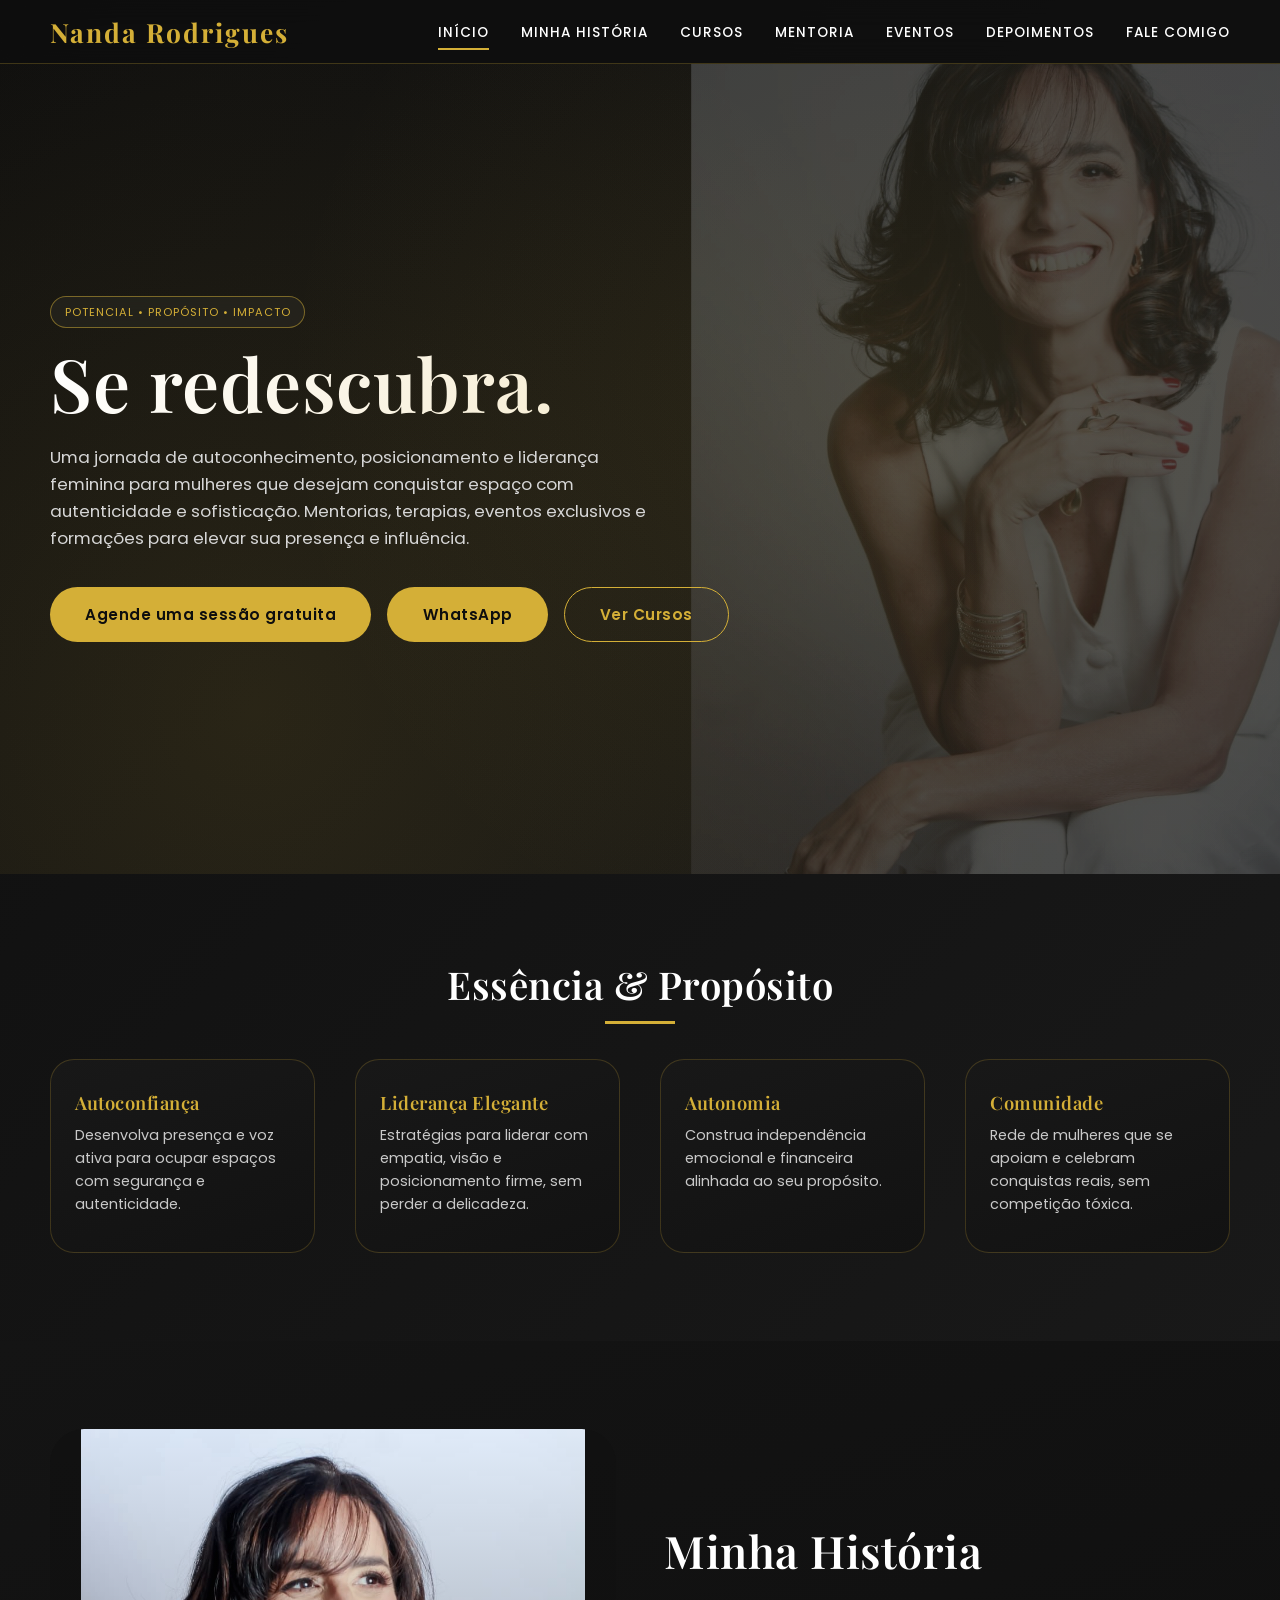
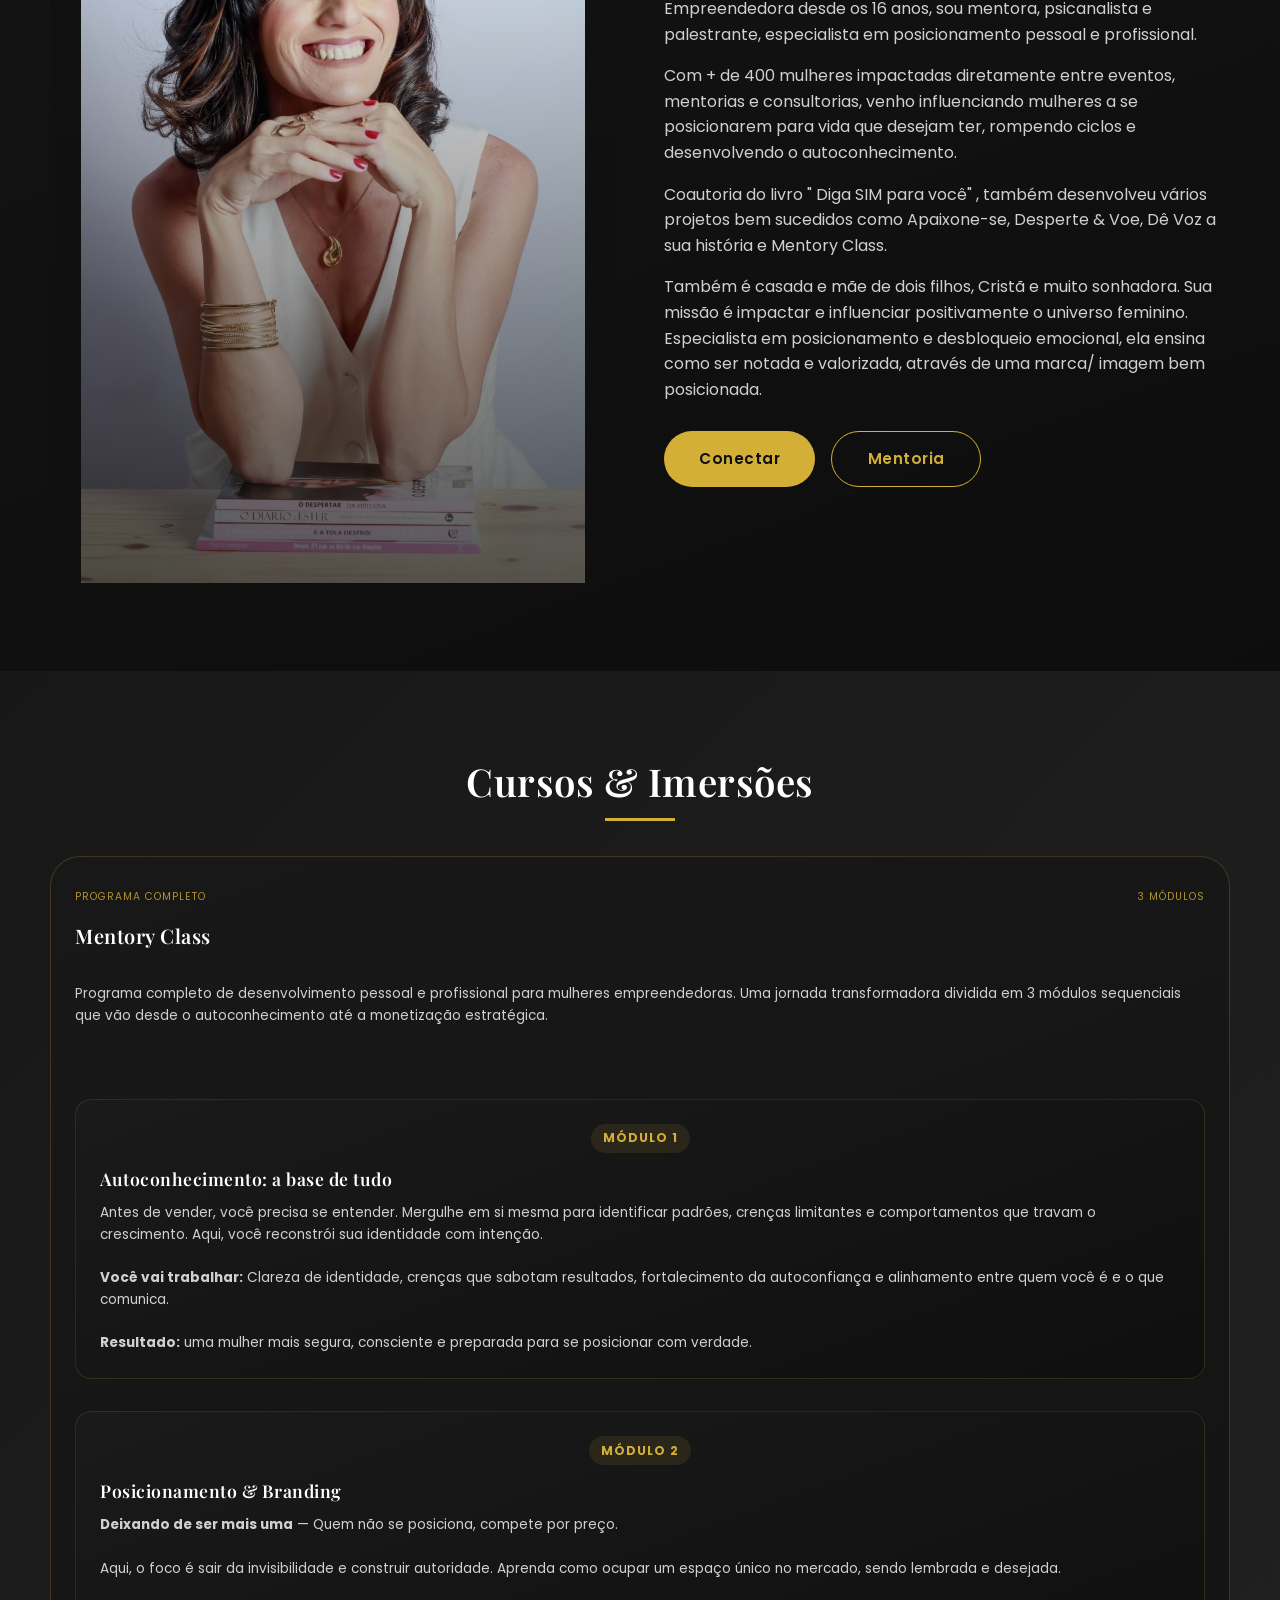
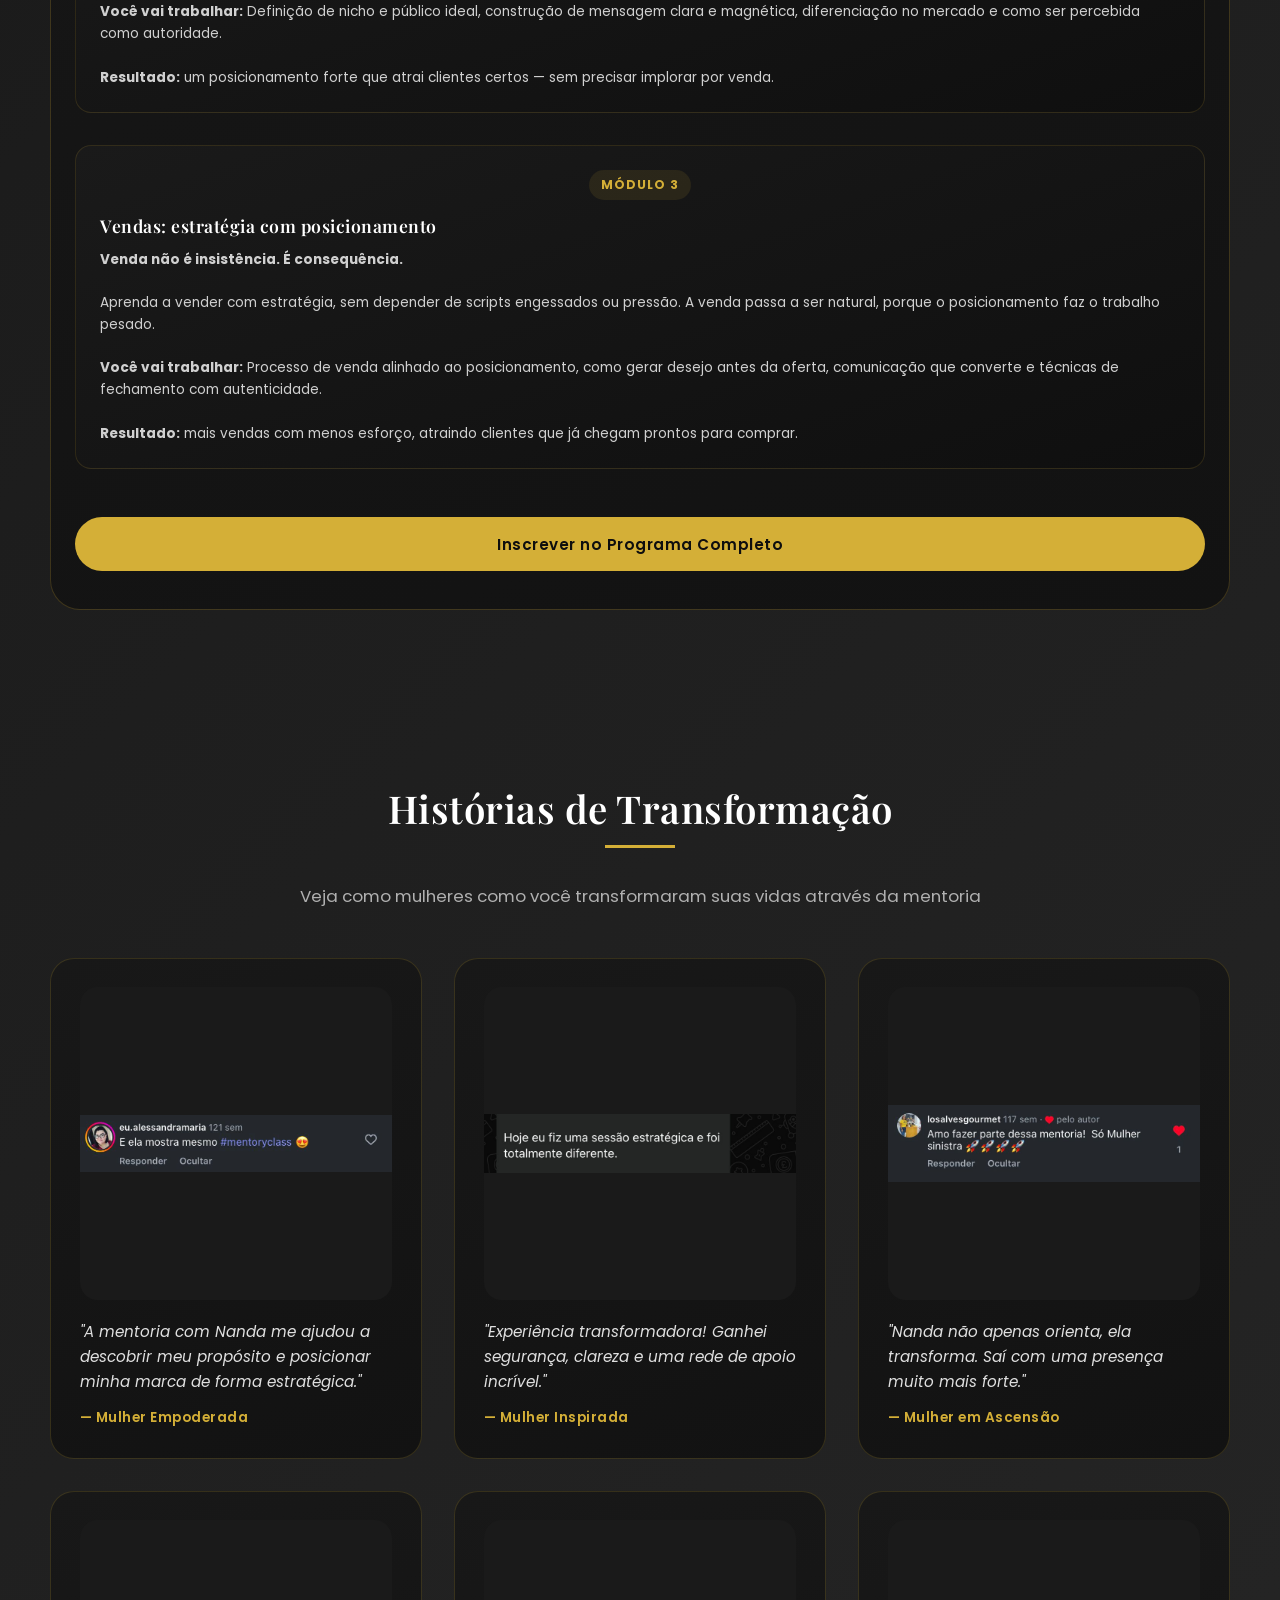
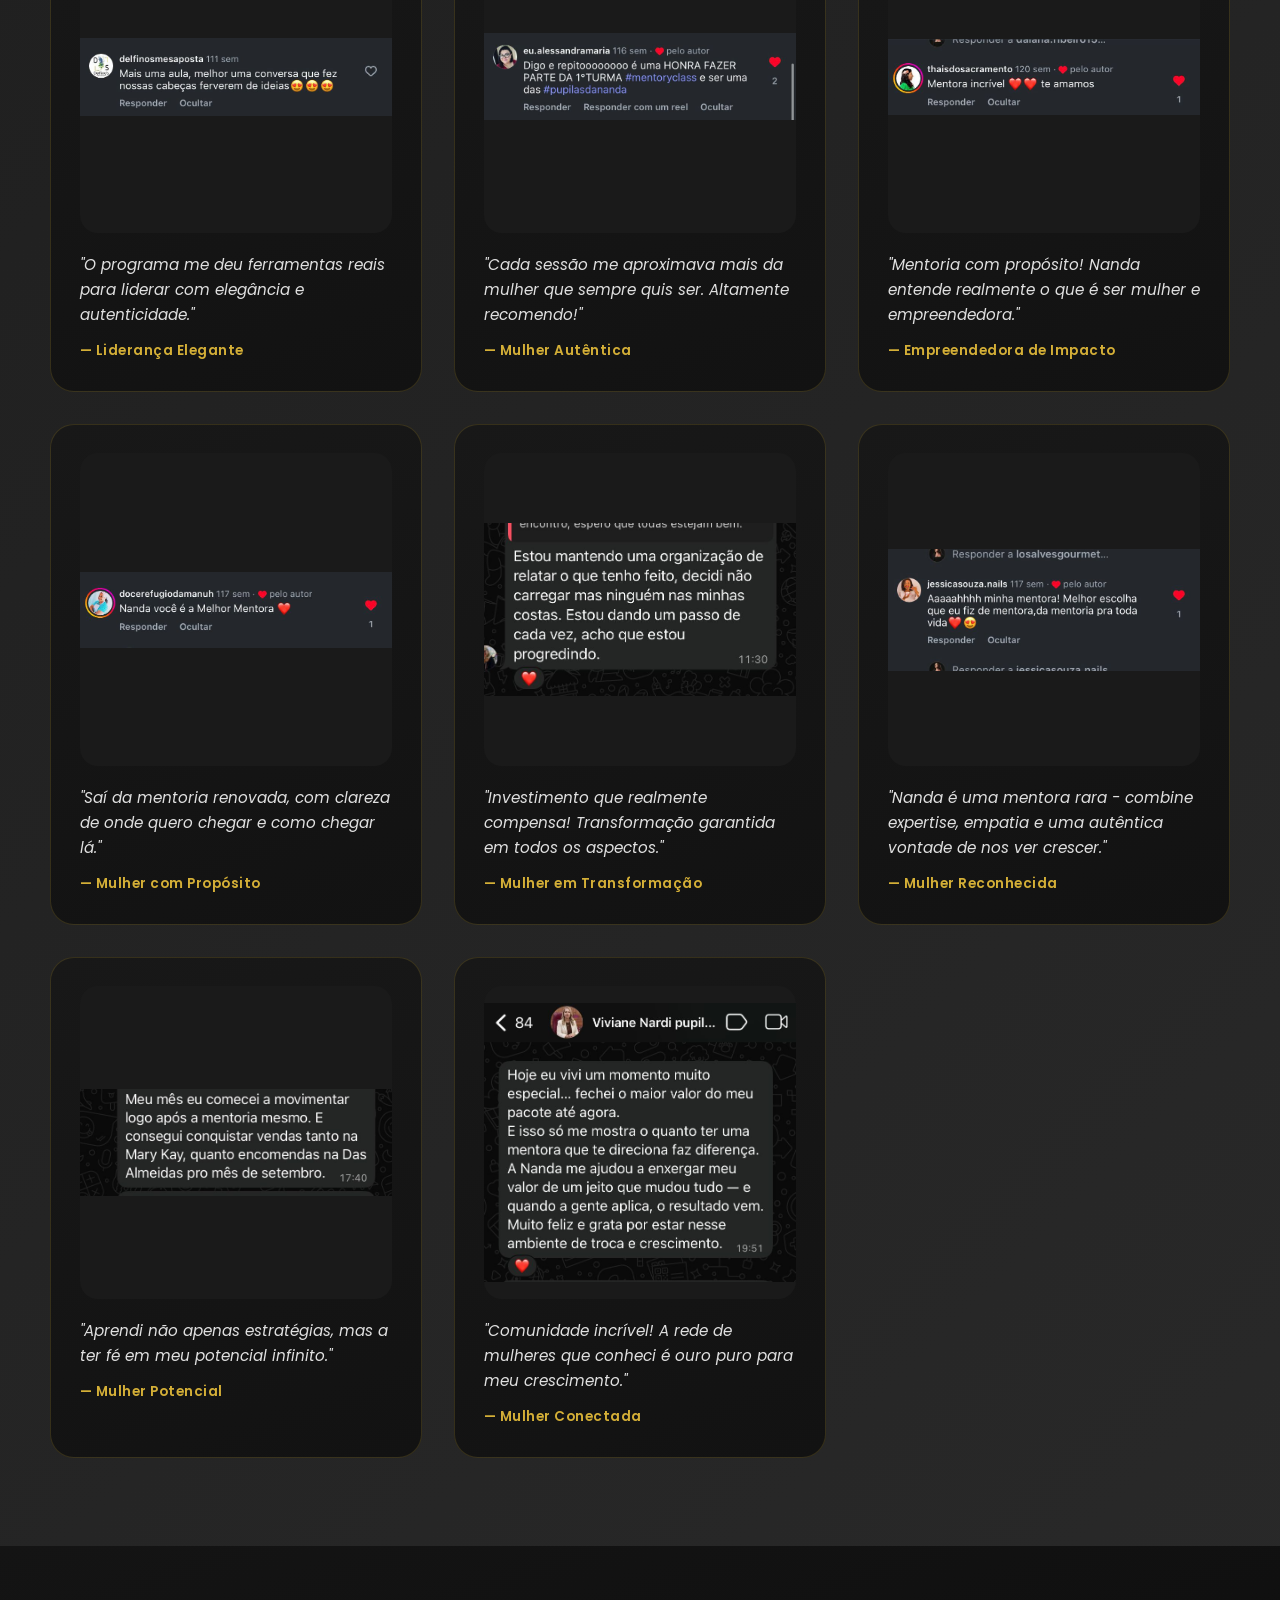
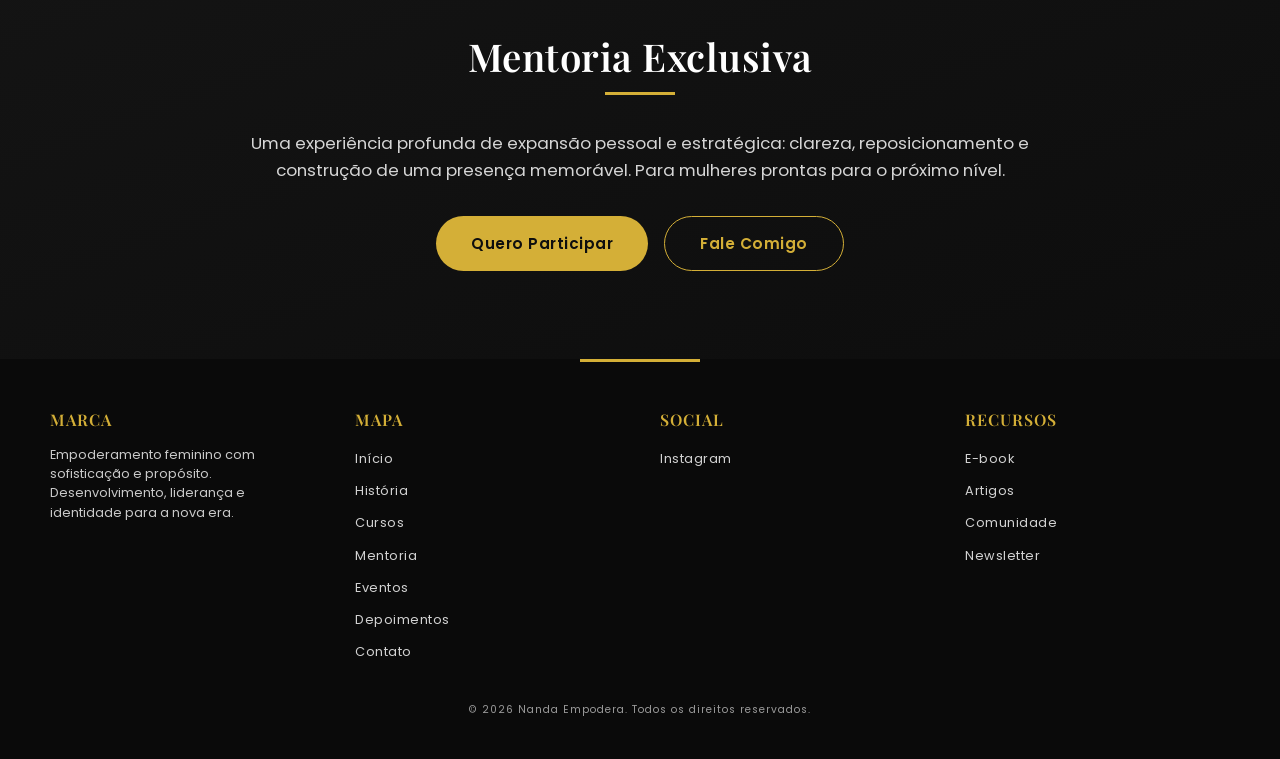
<file: index.html>
<!DOCTYPE html>
<html lang="pt-br">
  <head>
    <meta charset="UTF-8" />
    <meta name="viewport" content="width=device-width, initial-scale=1.0" />
    <title>Empoderamento Feminino | Nanda</title>
    <meta
      name="description"
      content="Empoderamento feminino: cursos, mentoria, eventos e uma jornada de transformação com elegância e propósito."
    />
    <link rel="preconnect" href="https://fonts.googleapis.com" />
    <link rel="preconnect" href="https://fonts.gstatic.com" crossorigin />
    <link
      href="https://fonts.googleapis.com/css2?family=Playfair+Display:wght@500;600;700&family=Poppins:wght@300;400;500;600;700&display=swap"
      rel="stylesheet"
    />
    <link rel="stylesheet" href="./css/style.css" />
  </head>
  <body>
    <header class="site-header">
      <div class="container navbar">
        <a href="index.html" class="logo"
          >Nanda Rodrigues</a
        >
        <button class="mobile-menu-btn" aria-label="Menu">
          <span></span>
          <span></span>
          <span></span>
        </button>
        <nav>
          <ul>
            <li><a class="active" href="index.html">Início</a></li>
            <li><a href="#historia">Minha História</a></li>
            <li><a href="./pages/cursos.html">Cursos</a></li>
            <li><a href="./pages/mentoria.html">Mentoria</a></li>
            <li><a href="./pages/eventos.html">Eventos</a></li>
            <li><a href="#depoimentos">Depoimentos</a></li>
            <li><a href="./pages/contato.html">Fale Comigo</a></li>
          </ul>
        </nav>
      </div>
    </header>

    <main>
      <section class="hero" id="topo">
        <div class="hero-art">
          <img
            src="./assets/nanda3.jpeg"
            alt="Imagem de destaque"
            loading="lazy"
          />
        </div>
        <div class="container content">
          <div class="badge">Potencial • Propósito • Impacto</div>
          <h1>Se redescubra.</h1>
          <p>
            Uma jornada de autoconhecimento, posicionamento e liderança feminina
            para mulheres que desejam conquistar espaço com autenticidade e
            sofisticação. Mentorias, terapias, eventos exclusivos e formações para elevar
            sua presença e influência.
          </p>
          <div class="hero-cta">
            <a href="https://wa.me/5521983463607"  class="btn">Agende uma sessão gratuita</a>
            <a href="https://wa.me/5521983463607" class="btn">WhatsApp</a>
            <a href="#cursos" class="btn outline">Ver Cursos</a>
          </div>
        </div>
      </section>

      <section class="section" id="proposta">
        <div class="container">
          <h2 class="section-title">Essência & Propósito</h2>
          <div class="grid values-grid">
            <div class="value-card">
              <h3>Autoconfiança</h3>
              <p>
                Desenvolva presença e voz ativa para ocupar espaços com
                segurança e autenticidade.
              </p>
            </div>
            <div class="value-card">
              <h3>Liderança Elegante</h3>
              <p>
                Estratégias para liderar com empatia, visão e posicionamento
                firme, sem perder a delicadeza.
              </p>
            </div>
            <div class="value-card">
              <h3>Autonomia</h3>
              <p>
                Construa independência emocional e financeira alinhada ao seu
                propósito.
              </p>
            </div>
            <div class="value-card">
              <h3>Comunidade</h3>
              <p>
                Rede de mulheres que se apoiam e celebram conquistas reais, sem
                competição tóxica.
              </p>
            </div>
          </div>
        </div>
      </section>

      <section class="section alt" id="historia">
        <div class="container story">
          <div class="story-media">
            <img
              src="./assets/nanda1.jpeg"
              alt="Mulher em postura de confiança"
              loading="lazy"
            />
          </div>
          <div class="story-text">
            <h2>Minha História</h2>
            <p>
              Empreendedora desde os 16 anos, sou mentora, psicanalista e palestrante,
              especialista em posicionamento pessoal e profissional.
            </p>
            <p>
              Com + de 400 mulheres impactadas diretamente entre eventos,
              mentorias e consultorias, venho influenciando mulheres a se
              posicionarem para vida que desejam ter, rompendo ciclos e
              desenvolvendo o autoconhecimento.
            </p>
            <p>
              Coautoria do livro " Diga SIM para você" , também desenvolveu
              vários projetos bem sucedidos como Apaixone-se, Desperte & Voe, Dê
              Voz a sua história e Mentory Class.
            </p>
            <p>
              Também é casada e mãe de dois filhos, Cristã e muito sonhadora.
              Sua missão é impactar e influenciar positivamente o universo
              feminino. Especialista em posicionamento e desbloqueio emocional,
              ela ensina como ser notada e valorizada, através de uma marca/
              imagem bem posicionada.
            </p>
            <div
              style="
                margin-top: 1.8rem;
                display: flex;
                gap: 1rem;
                flex-wrap: wrap;
              "
            >
              <a href="./pages/contato.html" class="btn">Conectar</a>
              <a href="./pages/mentoria.html" class="btn outline">Mentoria</a>
            </div>
          </div>
        </div>
      </section>

      <section class="section" id="cursos">
        <div class="container">
          <h2 class="section-title">Cursos & Imersões</h2>
          <div class="grid courses-grid">
            <div class="course-card" id="mentory-class">
              <div class="course-meta"><span>PROGRAMA COMPLETO</span><span>3 módulos</span></div>
              <h3>Mentory Class</h3>
              <p style="margin-bottom: 2rem;">
                Programa completo de desenvolvimento pessoal e profissional para mulheres empreendedoras. Uma jornada transformadora dividida em 3 módulos sequenciais que vão desde o autoconhecimento até a monetização estratégica.
              </p>

              <div class="modules-container">
                <div class="module-item">
                  <div class="module-header">
                    <span class="module-number">Módulo 1</span>
                  </div>
                  <h4>Autoconhecimento: a base de tudo</h4>
                  <p>
                    Antes de vender, você precisa se entender. Mergulhe em si mesma para identificar padrões, crenças limitantes e comportamentos que travam o crescimento. Aqui, você reconstrói sua identidade com intenção.
                    <br><br>
                    <strong>Você vai trabalhar:</strong> Clareza de identidade, crenças que sabotam resultados, fortalecimento da autoconfiança e alinhamento entre quem você é e o que comunica.
                    <br><br>
                    <strong>Resultado:</strong> uma mulher mais segura, consciente e preparada para se posicionar com verdade.
                  </p>
                </div>

                <div class="module-item">
                  <div class="module-header">
                    <span class="module-number">Módulo 2</span>
                  </div>
                  <h4>Posicionamento & Branding</h4>
                  <p>
                    <strong>Deixando de ser mais uma</strong> — Quem não se posiciona, compete por preço.
                    <br><br>
                    Aqui, o foco é sair da invisibilidade e construir autoridade. Aprenda como ocupar um espaço único no mercado, sendo lembrada e desejada.
                    <br><br>
                    <strong>Você vai trabalhar:</strong> Definição de nicho e público ideal, construção de mensagem clara e magnética, diferenciação no mercado e como ser percebida como autoridade.
                    <br><br>
                    <strong>Resultado:</strong> um posicionamento forte que atrai clientes certos — sem precisar implorar por venda.
                  </p>
                </div>

                <div class="module-item">
                  <div class="module-header">
                    <span class="module-number">Módulo 3</span>
                  </div>
                  <h4>Vendas: estratégia com posicionamento</h4>
                  <p>
                    <strong>Venda não é insistência. É consequência.</strong>
                    <br><br>
                    Aprenda a vender com estratégia, sem depender de scripts engessados ou pressão. A venda passa a ser natural, porque o posicionamento faz o trabalho pesado.
                    <br><br>
                    <strong>Você vai trabalhar:</strong> Processo de venda alinhado ao posicionamento, como gerar desejo antes da oferta, comunicação que converte e técnicas de fechamento com autenticidade.
                    <br><br>
                    <strong>Resultado:</strong> mais vendas com menos esforço, atraindo clientes que já chegam prontos para comprar.
                  </p>
                </div>
              </div>

              <a href="https://pay.kiwify.com.br/sNuYSTs" target="_blank" class="btn" style="margin-top: 2rem;">Inscrever no Programa Completo</a>
            </div>
          </div>
        </div>
      </section>

      <section class="section" id="depoimentos">
        <div class="container">
          <h2 class="section-title">Histórias de Transformação</h2>
          <p style="text-align: center; color: #b0b0b0; font-size: 1.05rem; margin-bottom: 3rem;">
            Veja como mulheres como você transformaram suas vidas através da mentoria
          </p>
          <div class="testimonials-grid">
            <div class="testimonial-card">
              <div class="testimonial-image">
                <img src="./assets/dep.jpeg" alt="Depoimento 1" loading="lazy" />
              </div>
              <div class="testimonial-content">
                <p class="testimonial-text">"A mentoria com Nanda me ajudou a descobrir meu propósito e posicionar minha marca de forma estratégica."</p>
                <p class="testimonial-author">— Mulher Empoderada</p>
              </div>
            </div>
            <div class="testimonial-card">
              <div class="testimonial-image">
                <img src="./assets/dep2.jpeg" alt="Depoimento 2" loading="lazy" />
              </div>
              <div class="testimonial-content">
                <p class="testimonial-text">"Experiência transformadora! Ganhei segurança, clareza e uma rede de apoio incrível."</p>
                <p class="testimonial-author">— Mulher Inspirada</p>
              </div>
            </div>
            <div class="testimonial-card">
              <div class="testimonial-image">
                <img src="./assets/dep3.jpeg" alt="Depoimento 3" loading="lazy" />
              </div>
              <div class="testimonial-content">
                <p class="testimonial-text">"Nanda não apenas orienta, ela transforma. Saí com uma presença muito mais forte."</p>
                <p class="testimonial-author">— Mulher em Ascensão</p>
              </div>
            </div>
            <div class="testimonial-card">
              <div class="testimonial-image">
                <img src="./assets/dep4.jpeg" alt="Depoimento 4" loading="lazy" />
              </div>
              <div class="testimonial-content">
                <p class="testimonial-text">"O programa me deu ferramentas reais para liderar com elegância e autenticidade."</p>
                <p class="testimonial-author">— Liderança Elegante</p>
              </div>
            </div>
            <div class="testimonial-card">
              <div class="testimonial-image">
                <img src="./assets/dep5.jpeg" alt="Depoimento 5" loading="lazy" />
              </div>
              <div class="testimonial-content">
                <p class="testimonial-text">"Cada sessão me aproximava mais da mulher que sempre quis ser. Altamente recomendo!"</p>
                <p class="testimonial-author">— Mulher Autêntica</p>
              </div>
            </div>
            <div class="testimonial-card">
              <div class="testimonial-image">
                <img src="./assets/dep6.jpeg" alt="Depoimento 6" loading="lazy" />
              </div>
              <div class="testimonial-content">
                <p class="testimonial-text">"Mentoria com propósito! Nanda entende realmente o que é ser mulher e empreendedora."</p>
                <p class="testimonial-author">— Empreendedora de Impacto</p>
              </div>
            </div>
            <div class="testimonial-card">
              <div class="testimonial-image">
                <img src="./assets/dep7.jpeg" alt="Depoimento 7" loading="lazy" />
              </div>
              <div class="testimonial-content">
                <p class="testimonial-text">"Saí da mentoria renovada, com clareza de onde quero chegar e como chegar lá."</p>
                <p class="testimonial-author">— Mulher com Propósito</p>
              </div>
            </div>
            <div class="testimonial-card">
              <div class="testimonial-image">
                <img src="./assets/dep8.jpeg" alt="Depoimento 8" loading="lazy" />
              </div>
              <div class="testimonial-content">
                <p class="testimonial-text">"Investimento que realmente compensa! Transformação garantida em todos os aspectos."</p>
                <p class="testimonial-author">— Mulher em Transformação</p>
              </div>
            </div>
            <div class="testimonial-card">
              <div class="testimonial-image">
                <img src="./assets/dep9.jpeg" alt="Depoimento 9" loading="lazy" />
              </div>
              <div class="testimonial-content">
                <p class="testimonial-text">"Nanda é uma mentora rara - combine expertise, empatia e uma autêntica vontade de nos ver crescer."</p>
                <p class="testimonial-author">— Mulher Reconhecida</p>
              </div>
            </div>
            <div class="testimonial-card">
              <div class="testimonial-image">
                <img src="./assets/dep10.jpeg" alt="Depoimento 10" loading="lazy" />
              </div>
              <div class="testimonial-content">
                <p class="testimonial-text">"Aprendi não apenas estratégias, mas a ter fé em meu potencial infinito."</p>
                <p class="testimonial-author">— Mulher Potencial</p>
              </div>
            </div>
            <div class="testimonial-card">
              <div class="testimonial-image">
                <img src="./assets/dep11.jpeg" alt="Depoimento 11" loading="lazy" />
              </div>
              <div class="testimonial-content">
                <p class="testimonial-text">"Comunidade incrível! A rede de mulheres que conheci é ouro puro para meu crescimento."</p>
                <p class="testimonial-author">— Mulher Conectada</p>
              </div>
            </div>
          </div>
        </div>
      </section>

      <section class="section alt" id="call">
        <div class="container" style="text-align: center; max-width: 820px">
          <h2 class="section-title">Mentoria Exclusiva</h2>
          <p style="color: #d5d5d5; font-size: 1.05rem">
            Uma experiência profunda de expansão pessoal e estratégica: clareza,
            reposicionamento e construção de uma presença memorável. Para
            mulheres prontas para o próximo nível.
          </p>
          <div
            style="
              margin-top: 2rem;
              display: flex;
              justify-content: center;
              gap: 1rem;
              flex-wrap: wrap;
            "
          >
            <a href="./pages/mentoria.html" class="btn">Quero Participar</a>
            <a href="./pages/contato.html" class="btn outline">Fale Comigo</a>
          </div>
        </div>
      </section>
    </main>

    <footer class="site-footer">
      <div class="container footer-grid">
        <div class="footer-col">
          <h4>Marca</h4>
          <p style="font-size: 0.8rem; line-height: 1.5; color: #c9c9c9">
            Empoderamento feminino com sofisticação e propósito.
            Desenvolvimento, liderança e identidade para a nova era.
          </p>
        </div>
        <div class="footer-col">
          <h4>Mapa</h4>
          <ul>
            <li><a href="#topo">Início</a></li>
            <li><a href="#historia">História</a></li>
            <li><a href="#cursos">Cursos</a></li>
            <li><a href="./pages/mentoria.html">Mentoria</a></li>
            <li><a href="./pages/eventos.html">Eventos</a></li>
            <li><a href="#depoimentos">Depoimentos</a></li>
            <li><a href="./pages/contato.html">Contato</a></li>
          </ul>
        </div>
        <div class="footer-col">
          <h4>Social</h4>
          <ul>
            <li><a href="http://instagram.com/nanda_rodriguesoficial">Instagram</a></li>

          </ul>
        </div>
        <div class="footer-col">
          <h4>Recursos</h4>
          <ul>
            <li><a href="#">E-book</a></li>
            <li><a href="#">Artigos</a></li>
            <li><a href="#">Comunidade</a></li>
            <li><a href="#">Newsletter</a></li>
          </ul>
        </div>
      </div>
      <div class="copy">
        © <span id="ano"></span> Nanda Empodera. Todos os direitos reservados.
      </div>
    </footer>
    <script>
      document.getElementById("ano").textContent = new Date().getFullYear();
      
      // Menu Mobile
      const mobileMenuBtn = document.querySelector('.mobile-menu-btn');
      const navMenu = document.querySelector('nav ul');
      
      if (mobileMenuBtn && navMenu) {
        mobileMenuBtn.addEventListener('click', () => {
          mobileMenuBtn.classList.toggle('active');
          navMenu.classList.toggle('active');
        });
        
        // Fechar menu ao clicar em um link
        navMenu.querySelectorAll('a').forEach(link => {
          link.addEventListener('click', () => {
            mobileMenuBtn.classList.remove('active');
            navMenu.classList.remove('active');
          });
        });
        
        // Fechar menu ao clicar fora
        document.addEventListener('click', (e) => {
          if (!mobileMenuBtn.contains(e.target) && !navMenu.contains(e.target)) {
            mobileMenuBtn.classList.remove('active');
            navMenu.classList.remove('active');
          }
        });
      }
    </script>
  </body>
</html>
</file>
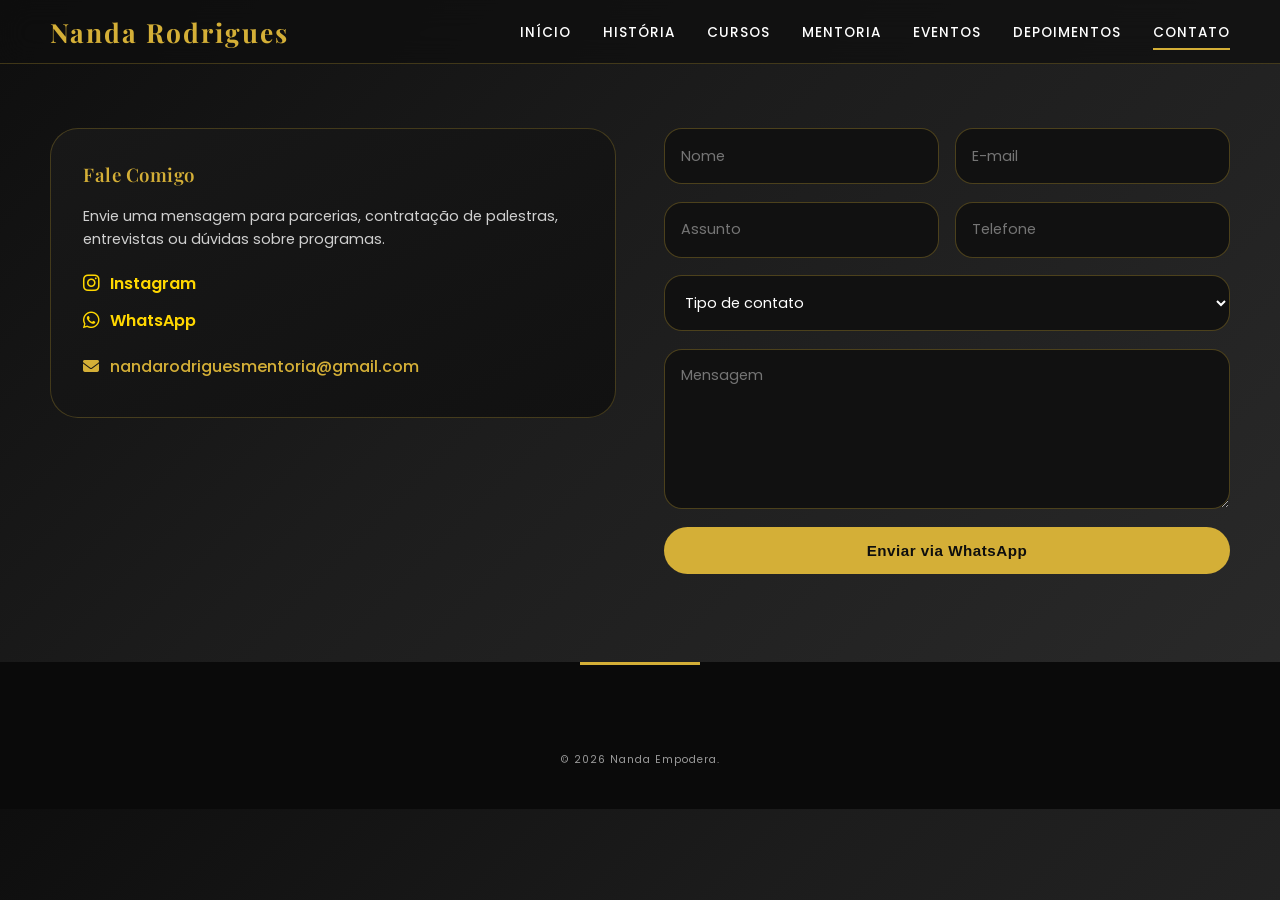
<file: pages/contato.html>
<!DOCTYPE html>
<html lang="pt-br">
<head>
  <meta charset="UTF-8" />
  <meta name="viewport" content="width=device-width, initial-scale=1.0" />
  <title>Contato | Nanda Empodera</title>

  <!-- Fonts -->
  <link rel="preconnect" href="https://fonts.googleapis.com">
  <link rel="preconnect" href="https://fonts.gstatic.com" crossorigin>
  <link href="https://fonts.googleapis.com/css2?family=Playfair+Display:wght@500;600;700&family=Poppins:wght@300;400;500;600;700&display=swap" rel="stylesheet">

  <!-- CSS -->
  <link rel="stylesheet" href="../css/style.css" />

  <!-- Font Awesome -->
  <link rel="stylesheet" href="https://cdnjs.cloudflare.com/ajax/libs/font-awesome/6.4.0/css/all.min.css"/>

  <style>
    .socials {
      display: flex;
      flex-direction: column;
      gap: 12px;
      margin-top: 20px;
    }

    .social-icon {
      display: inline-flex;
      align-items: center;
      gap: 10px;
      text-decoration: none;
      font-weight: 600;
      transition: 0.3s ease;
    }

    .instagram {
      color: gold;
    }

    .whatsapp {
      color: #25D366;
    }

    .social-icon:hover {
      opacity: 0.7;
      transform: translateY(-2px);
    }
  </style>
</head>

<body>

  <header class="site-header">
    <div class="container navbar">
      <a href="../index.html" class="logo">Nanda Rodrigues</a>

      <button class="mobile-menu-btn" aria-label="Menu">
        <span></span>
        <span></span>
        <span></span>
      </button>

      <nav>
        <ul>
          <li><a href="../index.html">Início</a></li>
          <li><a href="../index.html#historia">História</a></li>
          <li><a href="cursos.html">Cursos</a></li>
          <li><a href="mentoria.html">Mentoria</a></li>
          <li><a href="eventos.html">Eventos</a></li>
          <li><a href="../index.html#depoimentos">Depoimentos</a></li>
          <li><a class="active" href="contato.html">Contato</a></li>
        </ul>
      </nav>
    </div>
  </header>

  <main>
    <section class="section" style="padding-top:4rem;">
      <div class="container contact-wrapper">

        <!-- INFO -->
        <div class="contact-info">
          <h3>Fale Comigo</h3>
          <p>
            Envie uma mensagem para parcerias, contratação de palestras,
            entrevistas ou dúvidas sobre programas.
          </p>

          <div class="socials">

            <!-- Instagram -->
            <a 
              class="social-icon instagram" 
              href="https://www.instagram.com/nanda_rodriguesoficial" 
              target="_blank" 
              rel="noopener noreferrer"
              aria-label="Abrir Instagram oficial"
            >
              <i class="fab fa-instagram"></i>
              <span>Instagram</span>
            </a>

            <!-- WhatsApp -->
            <a 
              class="social-icon whatsapp" 
              href="https://wa.me/5521983463607" 
              target="_blank" 
              rel="noopener noreferrer"
              aria-label="Abrir conversa no WhatsApp"
            >
              <i class="fab fa-whatsapp"></i>
              <span>WhatsApp</span>
            </a>

          </div>

          <div class="contact-email">
            <a href="mailto:Nandarodriguesmentoria@gmail.com" class="email-link" aria-label="Enviar e-mail para Nandarodriguesmentoria@gmail.com">
              <i class="fas fa-envelope"></i>
              nandarodriguesmentoria@gmail.com
            </a>
          </div>
        </div>

        <!-- FORM -->
        <div>
          <form id="formContato" class="contact-form">
            
            <div class="row">
              <input name="nome" required type="text" placeholder="Nome" />
              <input name="email" required type="email" placeholder="E-mail" />
            </div>

            <div class="row">
              <input name="assunto" type="text" placeholder="Assunto" />
              <input name="telefone" type="tel" placeholder="Telefone" maxlength="20" required />
            </div>

            <div class="row">
              <select name="tipo">
                <option value="">Tipo de contato</option>
                <option value="Mentoria">Mentoria</option>
                <option value="Cursos">Cursos</option>
                <option value="Eventos">Eventos</option>
                <option value="Parceria">Parceria</option>
              </select>
            </div>

            <textarea name="mensagem" placeholder="Mensagem" required></textarea>

            <button class="btn" type="submit">
              Enviar via WhatsApp
            </button>

          </form>
        </div>

      </div>
    </section>
  </main>

  <footer class="site-footer">
    <div class="container copy">
      © <span id="ano"></span> Nanda Empodera.
    </div>
  </footer>

  <!-- Scripts -->
  <script>
    document.getElementById('ano').textContent = new Date().getFullYear();
  </script>

  <script src="../js/forms.js" defer></script>

  <script>
    const mobileMenuBtn = document.querySelector('.mobile-menu-btn');
    const navMenu = document.querySelector('nav ul');

    if (mobileMenuBtn && navMenu) {
      mobileMenuBtn.addEventListener('click', () => {
        mobileMenuBtn.classList.toggle('active');
        navMenu.classList.toggle('active');
      });

      navMenu.querySelectorAll('a').forEach(link => {
        link.addEventListener('click', () => {
          mobileMenuBtn.classList.remove('active');
          navMenu.classList.remove('active');
        });
      });

      document.addEventListener('click', (e) => {
        if (!mobileMenuBtn.contains(e.target) && !navMenu.contains(e.target)) {
          mobileMenuBtn.classList.remove('active');
          navMenu.classList.remove('active');
        }
      });
    }
  </script>

</body>
</html>
</file>
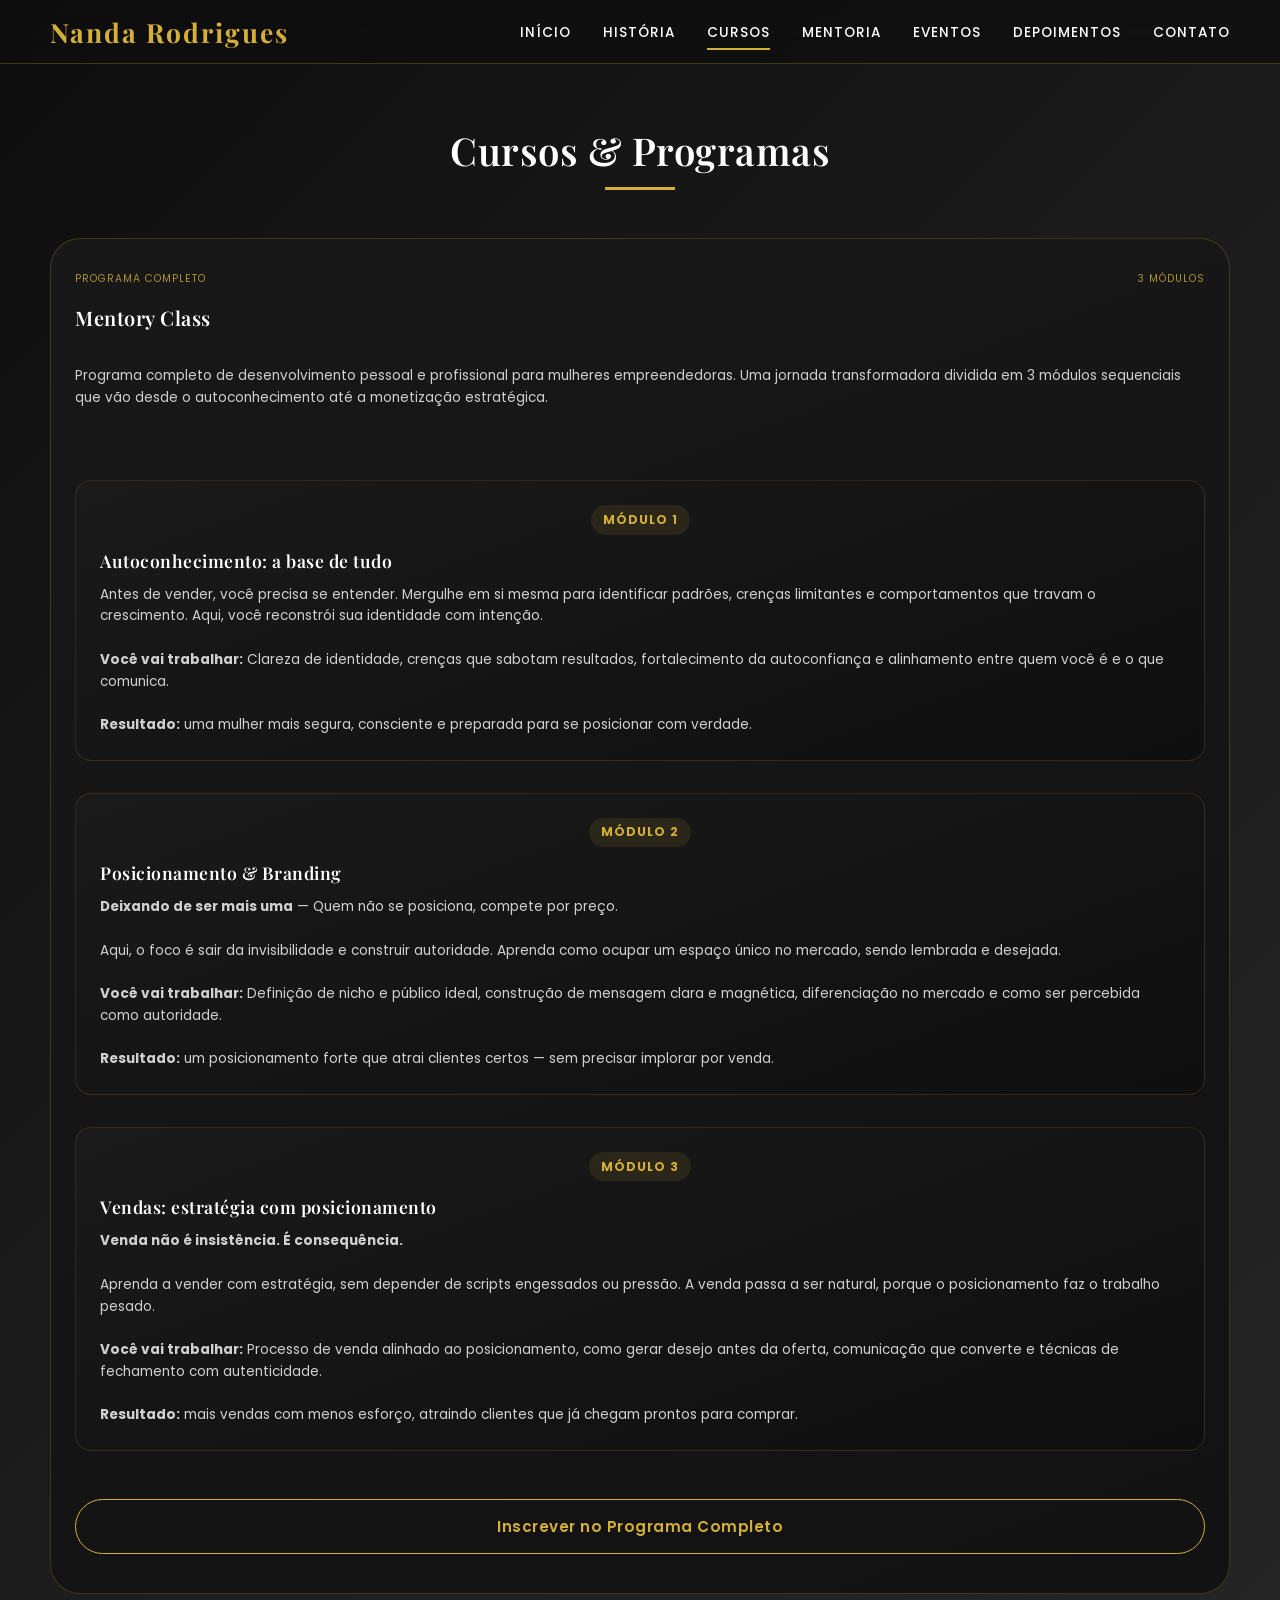
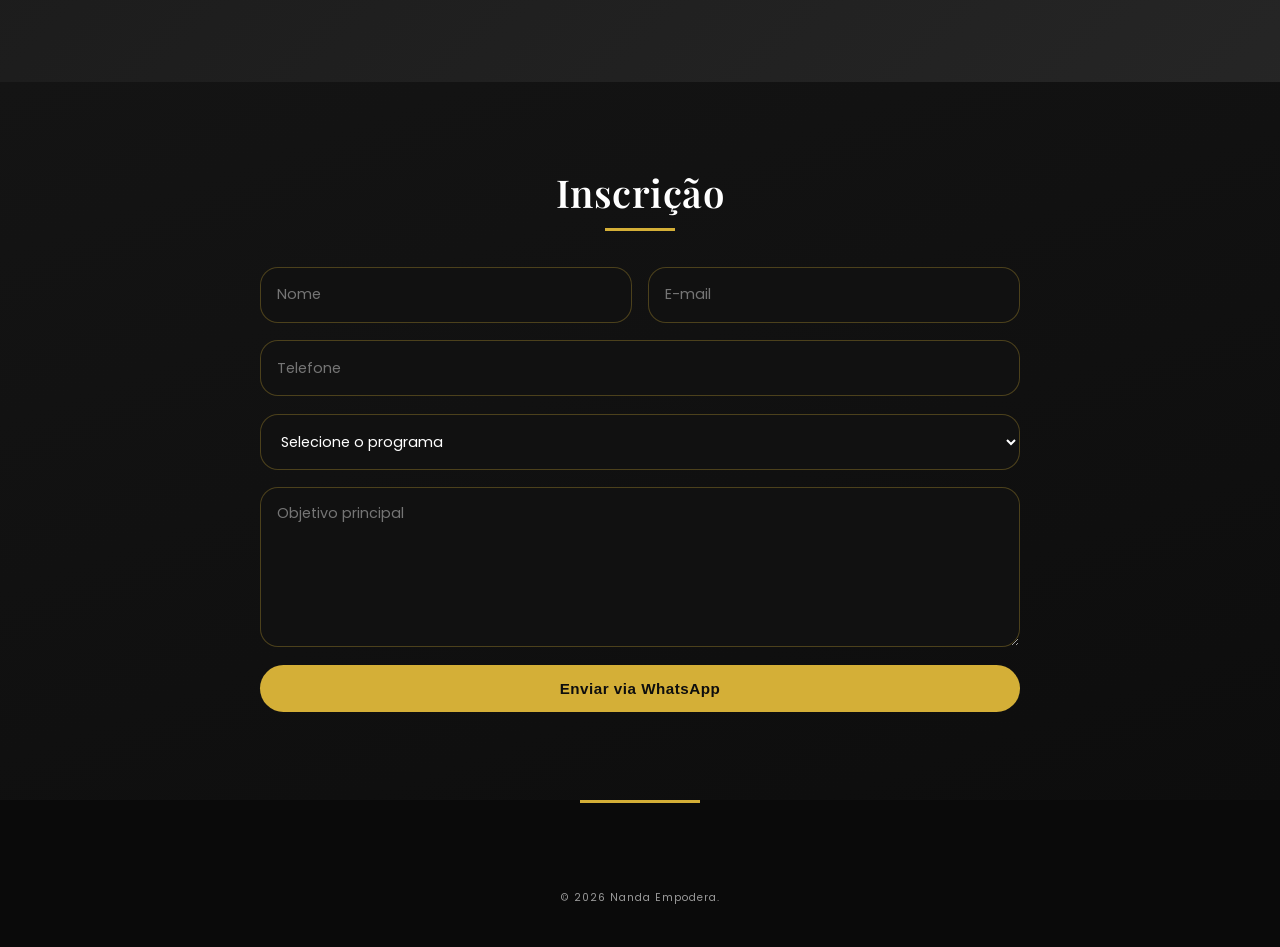
<file: pages/cursos.html>
<!DOCTYPE html>
<html lang="pt-br">
<head>
  <meta charset="UTF-8" />
  <meta name="viewport" content="width=device-width, initial-scale=1.0" />
  <title>Cursos | Nanda Empodera</title>
  <link rel="preconnect" href="https://fonts.googleapis.com">
  <link rel="preconnect" href="https://fonts.gstatic.com" crossorigin>
  <link href="https://fonts.googleapis.com/css2?family=Playfair+Display:wght@500;600;700&family=Poppins:wght@300;400;500;600;700&display=swap" rel="stylesheet">
  <link rel="stylesheet" href="../css/style.css" />
</head>
<body>
  <header class="site-header">
    <div class="container navbar">
      <a href="../index.html" class="logo">Nanda Rodrigues</a>
      <button class="mobile-menu-btn" aria-label="Menu">
        <span></span>
        <span></span>
        <span></span>
      </button>
      <nav>
        <ul>
          <li><a href="../index.html">Início</a></li>
          <li><a href="../index.html#historia">História</a></li>
          <li><a class="active" href="cursos.html">Cursos</a></li>
          <li><a href="mentoria.html">Mentoria</a></li>
          <li><a href="eventos.html">Eventos</a></li>
          <li><a href="../index.html#depoimentos">Depoimentos</a></li>
          <li><a href="contato.html">Contato</a></li>
        </ul>
      </nav>
    </div>
  </header>
  <main>
    <section class="section" style="padding-top:4rem;">
      <div class="container">
        <h1 class="section-title" style="margin-bottom:3rem;">Cursos & Programas</h1>
        <div class="grid courses-grid">
          <div class="course-card" id="mentory-class">
            <div class="course-meta"><span>PROGRAMA COMPLETO</span><span>3 módulos</span></div>
            <h3>Mentory Class</h3>
            <p style="margin-bottom: 2rem;">
              Programa completo de desenvolvimento pessoal e profissional para mulheres empreendedoras. Uma jornada transformadora dividida em 3 módulos sequenciais que vão desde o autoconhecimento até a monetização estratégica.
            </p>

            <div class="modules-container">
              <div class="module-item">
                <div class="module-header">
                  <span class="module-number">Módulo 1</span>
                </div>
                <h4>Autoconhecimento: a base de tudo</h4>
                <p>
                  Antes de vender, você precisa se entender. Mergulhe em si mesma para identificar padrões, crenças limitantes e comportamentos que travam o crescimento. Aqui, você reconstrói sua identidade com intenção.
                  <br><br>
                  <strong>Você vai trabalhar:</strong> Clareza de identidade, crenças que sabotam resultados, fortalecimento da autoconfiança e alinhamento entre quem você é e o que comunica.
                  <br><br>
                  <strong>Resultado:</strong> uma mulher mais segura, consciente e preparada para se posicionar com verdade.
                </p>
              </div>

              <div class="module-item">
                <div class="module-header">
                  <span class="module-number">Módulo 2</span>
                </div>
                <h4>Posicionamento & Branding</h4>
                <p>
                  <strong>Deixando de ser mais uma</strong> — Quem não se posiciona, compete por preço.
                  <br><br>
                  Aqui, o foco é sair da invisibilidade e construir autoridade. Aprenda como ocupar um espaço único no mercado, sendo lembrada e desejada.
                  <br><br>
                  <strong>Você vai trabalhar:</strong> Definição de nicho e público ideal, construção de mensagem clara e magnética, diferenciação no mercado e como ser percebida como autoridade.
                  <br><br>
                  <strong>Resultado:</strong> um posicionamento forte que atrai clientes certos — sem precisar implorar por venda.
                </p>
              </div>

              <div class="module-item">
                <div class="module-header">
                  <span class="module-number">Módulo 3</span>
                </div>
                <h4>Vendas: estratégia com posicionamento</h4>
                <p>
                  <strong>Venda não é insistência. É consequência.</strong>
                  <br><br>
                  Aprenda a vender com estratégia, sem depender de scripts engessados ou pressão. A venda passa a ser natural, porque o posicionamento faz o trabalho pesado.
                  <br><br>
                  <strong>Você vai trabalhar:</strong> Processo de venda alinhado ao posicionamento, como gerar desejo antes da oferta, comunicação que converte e técnicas de fechamento com autenticidade.
                  <br><br>
                  <strong>Resultado:</strong> mais vendas com menos esforço, atraindo clientes que já chegam prontos para comprar.
                </p>
              </div>
            </div>

            <a class="btn outline" href="https://pay.kiwify.com.br/sNuYSTs" target="_blank" style="margin-top: 2rem;">Inscrever no Programa Completo</a>
          </div>
        </div>
      </div>
    </section>
    <section class="section alt" id="form">
      <div class="container" style="max-width:760px;">
        <h2 class="section-title">Inscrição</h2>
        <form id="formCursos" class="contact-form">
          <div class="row">
            <input name="nome" required type="text" placeholder="Nome" />
            <input name="email" required type="email" placeholder="E-mail" />
          </div>
          <div class="row">
            <input name="telefone" type="tel" placeholder="Telefone" maxlength="20" required />
          </div>
            <select name="programa" required>
              <option value="">Selecione o programa</option>
              <option value="Mentory Class - Programa Completo">Mentory Class - Programa Completo</option>
            </select>
          <textarea name="objetivo" placeholder="Objetivo principal"></textarea>
          <button class="btn" type="submit">Enviar via WhatsApp</button>
        </form>
      </div>
    </section>
  </main>
  <footer class="site-footer">
    <div class="container copy">© <span id="ano"></span> Nanda Empodera.</div>
  </footer>
  <script>document.getElementById('ano').textContent=new Date().getFullYear();</script>
  <script src="../js/forms.js" defer></script>
  <script>
    // Menu Mobile
    const mobileMenuBtn = document.querySelector('.mobile-menu-btn');
    const navMenu = document.querySelector('nav ul');
    
    if (mobileMenuBtn && navMenu) {
      mobileMenuBtn.addEventListener('click', () => {
        mobileMenuBtn.classList.toggle('active');
        navMenu.classList.toggle('active');
      });
      
      // Fechar menu ao clicar em um link
      navMenu.querySelectorAll('a').forEach(link => {
        link.addEventListener('click', () => {
          mobileMenuBtn.classList.remove('active');
          navMenu.classList.remove('active');
        });
      });
      
      // Fechar menu ao clicar fora
      document.addEventListener('click', (e) => {
        if (!mobileMenuBtn.contains(e.target) && !navMenu.contains(e.target)) {
          mobileMenuBtn.classList.remove('active');
          navMenu.classList.remove('active');
        }
      });
    }
  </script>
</body>
</html>
</file>
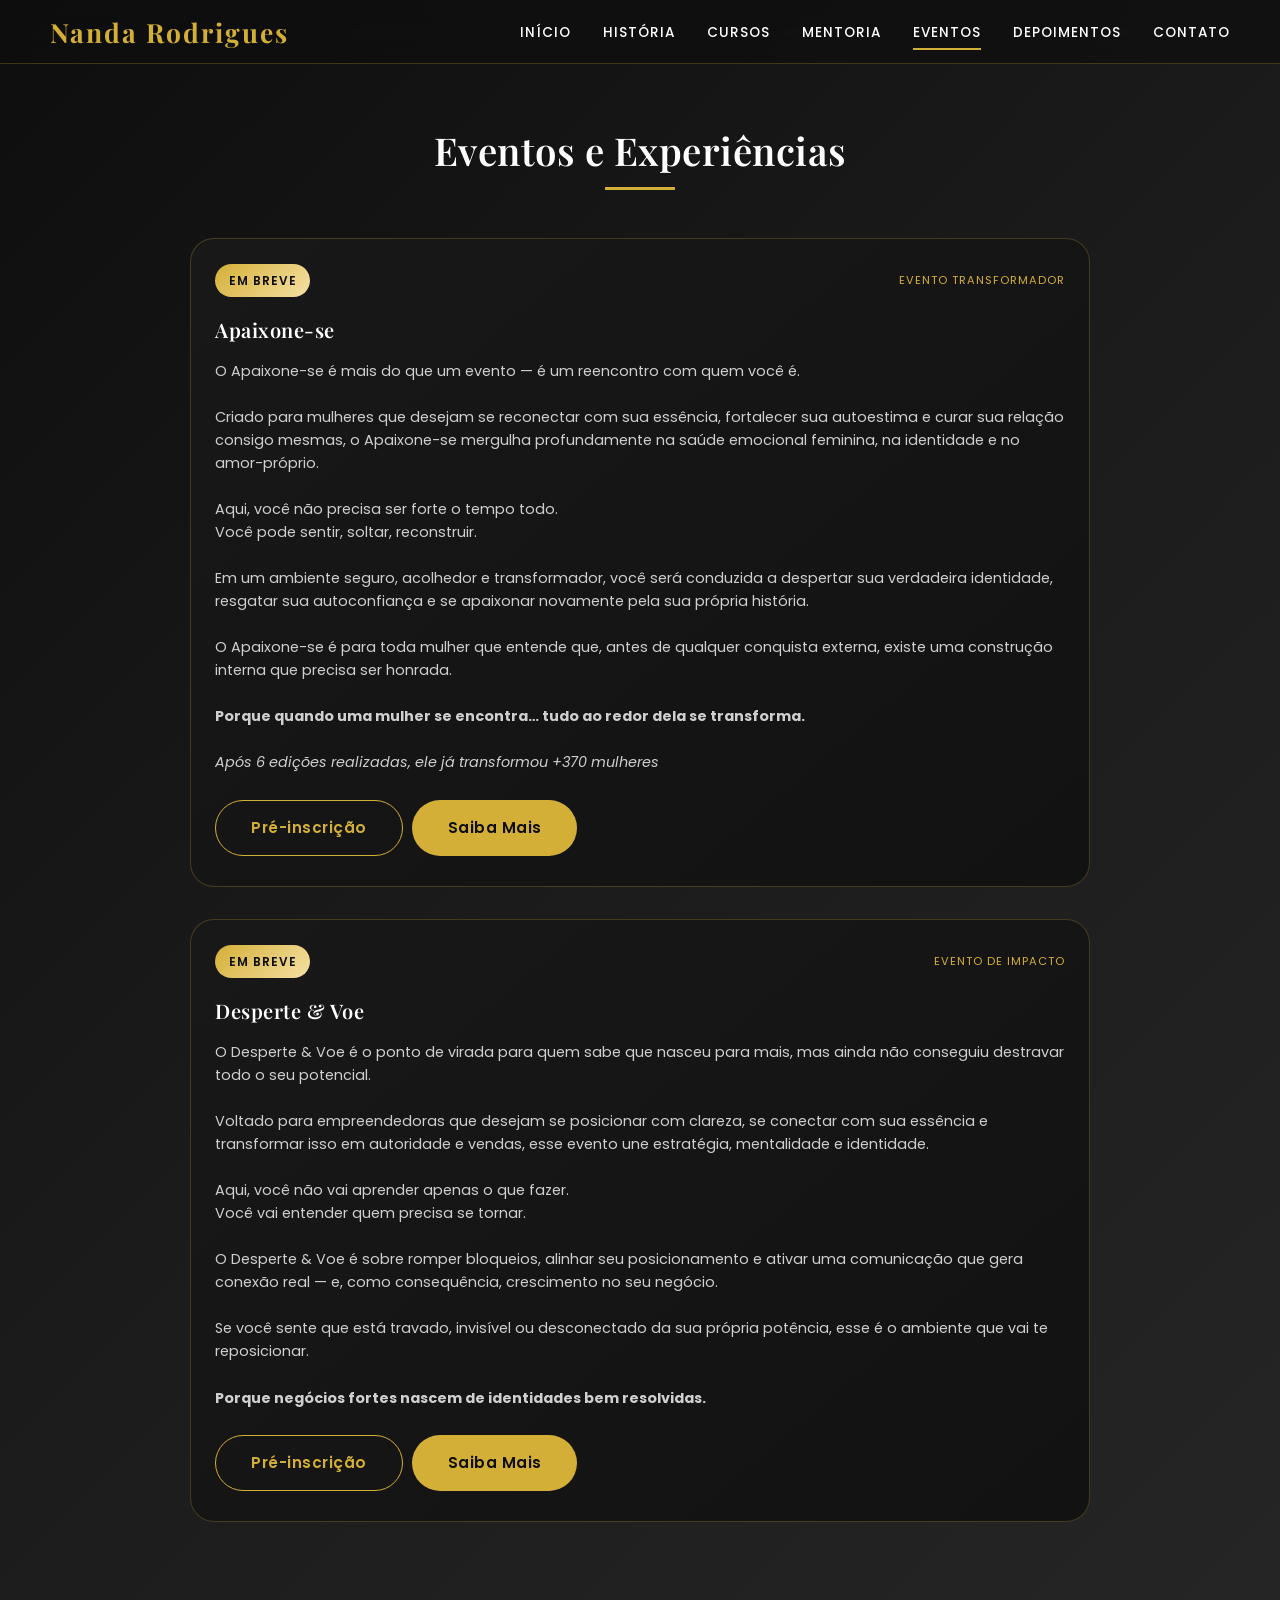
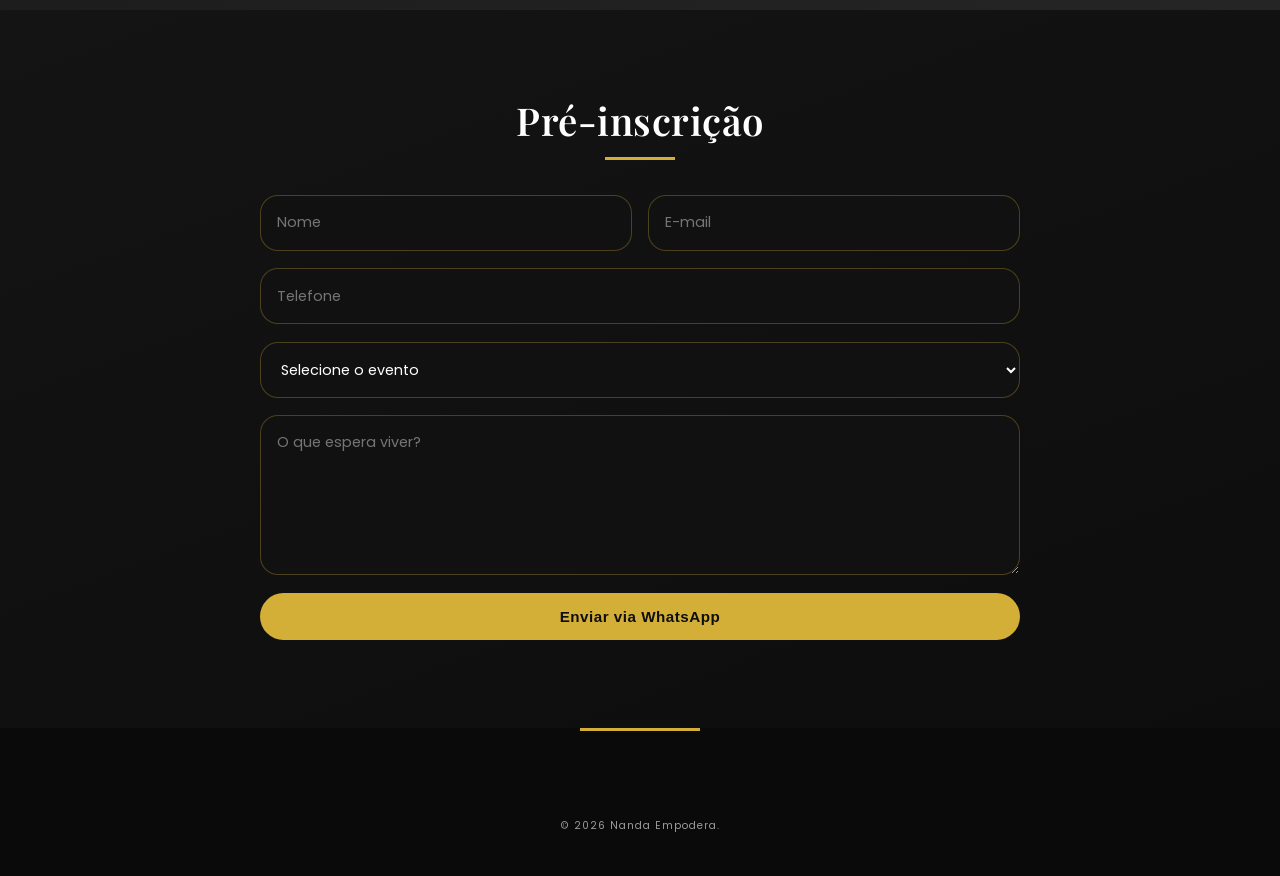
<file: pages/eventos.html>
<!DOCTYPE html>
<html lang="pt-br">
<head>
  <meta charset="UTF-8" />
  <meta name="viewport" content="width=device-width, initial-scale=1.0" />
  <title>Eventos | Nanda Empodera</title>
  <link rel="preconnect" href="https://fonts.googleapis.com">
  <link rel="preconnect" href="https://fonts.gstatic.com" crossorigin>
  <link href="https://fonts.googleapis.com/css2?family=Playfair+Display:wght@500;600;700&family=Poppins:wght@300;400;500;600;700&display=swap" rel="stylesheet">
  <link rel="stylesheet" href="../css/style.css" />
</head>
<body>
  <header class="site-header">
    <div class="container navbar">
      <a href="../index.html" class="logo">Nanda Rodrigues</a>
      <button class="mobile-menu-btn" aria-label="Menu">
        <span></span>
        <span></span>
        <span></span>
      </button>
      <nav>
        <ul>
          <li><a href="../index.html">Início</a></li>
          <li><a href="../index.html#historia">História</a></li>
          <li><a href="cursos.html">Cursos</a></li>
          <li><a href="mentoria.html">Mentoria</a></li>
          <li><a class="active" href="eventos.html">Eventos</a></li>
          <li><a href="../index.html#depoimentos">Depoimentos</a></li>
          <li><a href="contato.html">Contato</a></li>
        </ul>
      </nav>
    </div>
  </header>
  <main>
    <section class="section" style="padding-top:4rem;">
      <div class="container" style="max-width:900px;">
        <h1 class="section-title" style="margin-bottom:3rem;">Eventos e Experiências</h1>
        <div class="events-list">
          <div class="event-item">
            <div class="event-top">
              <span class="event-date" style="background: linear-gradient(135deg, #d4af37, #f5e1a4); color: #0e0e0e; font-weight: 600;">EM BREVE</span>
              <div style="font-size:.7rem; letter-spacing:1px; color:#d4af37;">EVENTO TRANSFORMADOR</div>
            </div>
            <h3>Apaixone-se</h3>
            <p>O Apaixone-se é mais do que um evento — é um reencontro com quem você é.<br><br>
            Criado para mulheres que desejam se reconectar com sua essência, fortalecer sua autoestima e curar sua relação consigo mesmas, o Apaixone-se mergulha profundamente na saúde emocional feminina, na identidade e no amor-próprio.<br><br>
            Aqui, você não precisa ser forte o tempo todo.<br>
            Você pode sentir, soltar, reconstruir.<br><br>
            Em um ambiente seguro, acolhedor e transformador, você será conduzida a despertar sua verdadeira identidade, resgatar sua autoconfiança e se apaixonar novamente pela sua própria história.<br><br>
            O Apaixone-se é para toda mulher que entende que, antes de qualquer conquista externa, existe uma construção interna que precisa ser honrada.<br><br>
            <strong>Porque quando uma mulher se encontra… tudo ao redor dela se transforma.</strong><br><br>
            <em>Após 6 edições realizadas, ele já transformou +370 mulheres</em></p>
            <div class="event-actions">
              <a class="btn outline" href="#inscricao">Pré-inscrição</a>
              <a class="btn" href="#">Saiba Mais</a>
            </div>
          </div>
          <div class="event-item">
            <div class="event-top">
              <span class="event-date" style="background: linear-gradient(135deg, #d4af37, #f5e1a4); color: #0e0e0e; font-weight: 600;">EM BREVE</span>
              <div style="font-size:.7rem; letter-spacing:1px; color:#d4af37;">EVENTO DE IMPACTO</div>
            </div>
            <h3>Desperte & Voe</h3>
            <p>O Desperte & Voe é o ponto de virada para quem sabe que nasceu para mais, mas ainda não conseguiu destravar todo o seu potencial.<br><br>
            Voltado para empreendedoras que desejam se posicionar com clareza, se conectar com sua essência e transformar isso em autoridade e vendas, esse evento une estratégia, mentalidade e identidade.<br><br>
            Aqui, você não vai aprender apenas o que fazer.<br>
            Você vai entender quem precisa se tornar.<br><br>
            O Desperte & Voe é sobre romper bloqueios, alinhar seu posicionamento e ativar uma comunicação que gera conexão real — e, como consequência, crescimento no seu negócio.<br><br>
            Se você sente que está travado, invisível ou desconectado da sua própria potência, esse é o ambiente que vai te reposicionar.<br><br>
            <strong>Porque negócios fortes nascem de identidades bem resolvidas.</strong></p>
            <div class="event-actions">
              <a class="btn outline" href="#inscricao">Pré-inscrição</a>
              <a class="btn" href="#">Saiba Mais</a>
            </div>
          </div>
        </div>
      </div>
    </section>
    <section class="section alt" id="inscricao">
      <div class="container" style="max-width:760px;">
        <h2 class="section-title">Pré-inscrição</h2>
        <form id="formEventos" class="contact-form">
          <div class="row">
            <input name="nome" required placeholder="Nome" />
            <input name="email" required type="email" placeholder="E-mail" />
          </div>
          <div class="row">
            <input name="telefone" type="tel" placeholder="Telefone" maxlength="20" required />
          </div>
          <select name="evento" required>
            <option value="">Selecione o evento</option>
            <option value="Apaixone-se">Apaixone-se</option>
            <option value="Desperte & Voe">Desperte & Voe</option>
          </select>
          <textarea name="expectativa" placeholder="O que espera viver?" required></textarea>
          <button class="btn" type="submit">Enviar via WhatsApp</button>
        </form>
      </div>
    </section>
  </main>
  <footer class="site-footer">
    <div class="container copy">© <span id="ano"></span> Nanda Empodera.</div>
  </footer>
  <script>document.getElementById('ano').textContent=new Date().getFullYear();</script>
  <script src="../js/forms.js" defer></script>
  <script>
    // Menu Mobile
    const mobileMenuBtn = document.querySelector('.mobile-menu-btn');
    const navMenu = document.querySelector('nav ul');
    
    if (mobileMenuBtn && navMenu) {
      mobileMenuBtn.addEventListener('click', () => {
        mobileMenuBtn.classList.toggle('active');
        navMenu.classList.toggle('active');
      });
      
      // Fechar menu ao clicar em um link
      navMenu.querySelectorAll('a').forEach(link => {
        link.addEventListener('click', () => {
          mobileMenuBtn.classList.remove('active');
          navMenu.classList.remove('active');
        });
      });
      
      // Fechar menu ao clicar fora
      document.addEventListener('click', (e) => {
        if (!mobileMenuBtn.contains(e.target) && !navMenu.contains(e.target)) {
          mobileMenuBtn.classList.remove('active');
          navMenu.classList.remove('active');
        }
      });
    }
  </script>
</body>
</html>
</file>
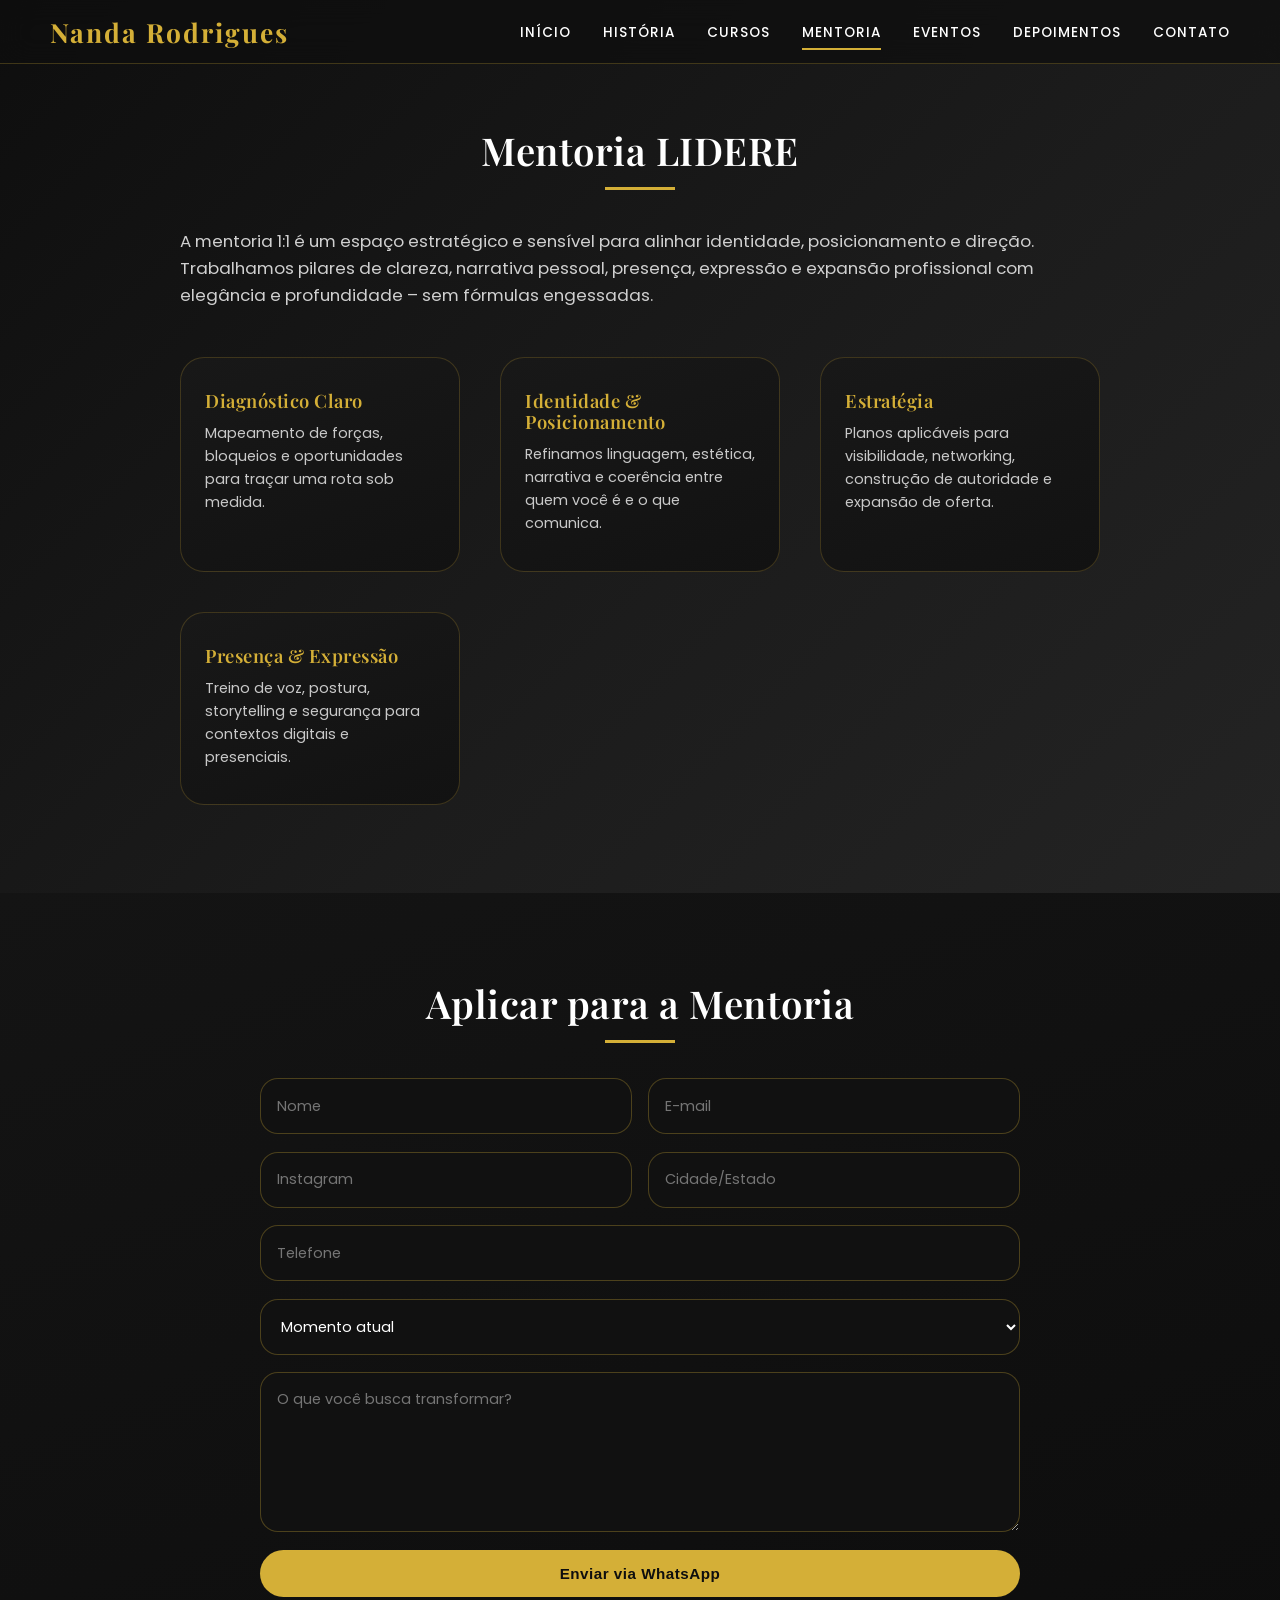
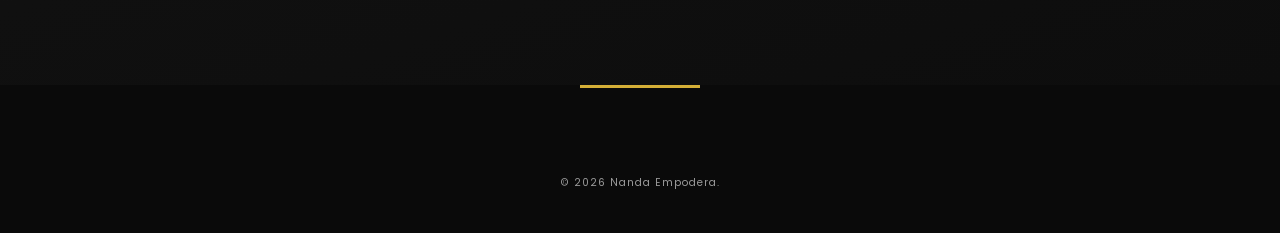
<file: pages/mentoria.html>
<!DOCTYPE html>
<html lang="pt-br">
<head>
  <meta charset="UTF-8" />
  <meta name="viewport" content="width=device-width, initial-scale=1.0" />
  <title>Mentoria | Nanda Empodera</title>
  <link rel="preconnect" href="https://fonts.googleapis.com">
  <link rel="preconnect" href="https://fonts.gstatic.com" crossorigin>
  <link href="https://fonts.googleapis.com/css2?family=Playfair+Display:wght@500;600;700&family=Poppins:wght@300;400;500;600;700&display=swap" rel="stylesheet">
  <link rel="stylesheet" href="../css/style.css" />
</head>
<body>
  <header class="site-header">
    <div class="container navbar">
      <a href="../index.html" class="logo">Nanda Rodrigues</a>
      <button class="mobile-menu-btn" aria-label="Menu">
        <span></span>
        <span></span>
        <span></span>
      </button>
      <nav>
        <ul>
          <li><a href="../index.html">Início</a></li>
          <li><a href="../index.html#historia">História</a></li>
          <li><a href="cursos.html">Cursos</a></li>
          <li><a class="active" href="mentoria.html">Mentoria</a></li>
          <li><a href="eventos.html">Eventos</a></li>
          <li><a href="../index.html#depoimentos">Depoimentos</a></li>
          <li><a href="contato.html">Contato</a></li>
        </ul>
      </nav>
    </div>
  </header>
  <main>
    <section class="section" style="padding-top:4rem;">
      <div class="container" style="max-width:920px;">
        <h1 class="section-title" style="margin-bottom:2.4rem;">Mentoria LIDERE</h1>
        <p style="color:#d0d0d0; font-size:1.05rem;">A mentoria 1:1 é um espaço estratégico e sensível para alinhar identidade, posicionamento e direção. Trabalhamos pilares de clareza, narrativa pessoal, presença, expressão e expansão profissional com elegância e profundidade – sem fórmulas engessadas.</p>
        <div class="grid" style="margin-top:3rem; grid-template-columns:repeat(auto-fit,minmax(260px,1fr));">
          <div class="value-card">
            <h3>Diagnóstico Claro</h3>
            <p>Mapeamento de forças, bloqueios e oportunidades para traçar uma rota sob medida.</p>
          </div>
          <div class="value-card">
            <h3>Identidade & Posicionamento</h3>
            <p>Refinamos linguagem, estética, narrativa e coerência entre quem você é e o que comunica.</p>
          </div>
          <div class="value-card">
            <h3>Estratégia</h3>
            <p>Planos aplicáveis para visibilidade, networking, construção de autoridade e expansão de oferta.</p>
          </div>
          <div class="value-card">
            <h3>Presença & Expressão</h3>
            <p>Treino de voz, postura, storytelling e segurança para contextos digitais e presenciais.</p>
          </div>
        </div>
      </div>
    </section>
    <section class="section alt" id="aplicar">
      <div class="container" style="max-width:760px;">
        <h2 class="section-title">Aplicar para a Mentoria</h2>
        <form id="formMentoria" class="contact-form">
          <div class="row">
            <input name="nome" required placeholder="Nome" />
            <input name="email" required type="email" placeholder="E-mail" />
          </div>
          <div class="row">
            <input name="instagram" placeholder="Instagram" />
            <input name="cidade" placeholder="Cidade/Estado" />
          </div>
          <div class="row">
            <input name="telefone" type="tel" placeholder="Telefone" maxlength="20" required />
          </div>
          <select name="momento" required>
            <option value="">Momento atual</option>
            <option value="Iniciando algo novo">Iniciando algo novo</option>
            <option value="Em transição">Em transição</option>
            <option value="Escalando projeto">Escalando projeto</option>
          </select>
          <textarea name="transformar" placeholder="O que você busca transformar?" required></textarea>
          <button class="btn" type="submit">Enviar via WhatsApp</button>
        </form>
      </div>
    </section>
  </main>
  <footer class="site-footer">
    <div class="container copy">© <span id="ano"></span> Nanda Empodera.</div>
  </footer>
  <script>document.getElementById('ano').textContent=new Date().getFullYear();</script>
  <script src="../js/forms.js" defer></script>
  <script>
    // Menu Mobile
    const mobileMenuBtn = document.querySelector('.mobile-menu-btn');
    const navMenu = document.querySelector('nav ul');
    
    if (mobileMenuBtn && navMenu) {
      mobileMenuBtn.addEventListener('click', () => {
        mobileMenuBtn.classList.toggle('active');
        navMenu.classList.toggle('active');
      });
      
      // Fechar menu ao clicar em um link
      navMenu.querySelectorAll('a').forEach(link => {
        link.addEventListener('click', () => {
          mobileMenuBtn.classList.remove('active');
          navMenu.classList.remove('active');
        });
      });
      
      // Fechar menu ao clicar fora
      document.addEventListener('click', (e) => {
        if (!mobileMenuBtn.contains(e.target) && !navMenu.contains(e.target)) {
          mobileMenuBtn.classList.remove('active');
          navMenu.classList.remove('active');
        }
      });
    }
  </script>
</body>
</html>
</file>
<file: css/style.css>
/* Paleta: Preto (#0E0E0E), Branco (#FFFFFF), Dourado (#C8A951 / #D4AF37) */
:root {
  --preto: #0e0e0e;
  --branco: #ffffff;
  --dourado: #d4af37;
  --dourado-claro: #edd9a3;
  --fonte-titulo: 'Playfair Display', serif;
  --fonte-texto: 'Poppins', 'Helvetica Neue', Arial, sans-serif;
  --grad-bg: linear-gradient(135deg, #0e0e0e 0%, #1c1c1c 40%, #2b2b2b 100%);
}

* { box-sizing: border-box; }
html { scroll-behavior: smooth; }
body {
  margin:0; padding:0;
  font-family: var(--fonte-texto);
  color: var(--branco);
  background: var(--grad-bg);
  -webkit-font-smoothing: antialiased;
}

/* Reset global para imagens */
img {
  max-width: 100%;
  height: auto;
  display: block;
}

/* Tipografia */
h1,h2,h3,h4 { font-family: var(--fonte-titulo); font-weight:600; line-height:1.15; letter-spacing:.5px; }
p { line-height:1.6; }

/* Layout utilidades */
.container { width: min(1180px, 100% - 3rem); margin-inline:auto; }
.grid { display:grid; gap:2.5rem; }
.flex { display:flex; }
.center { display:flex; align-items:center; justify-content:center; }
.btn {
  --btn-bg: var(--dourado);
  --btn-color: var(--preto);
  position:relative;
  display:inline-flex; align-items:center; justify-content:center;
  padding:.95rem 2.2rem; border:none; border-radius:48px;
  background:var(--btn-bg); color:var(--btn-color); font-weight:600; font-size:.95rem; letter-spacing:.5px;
  text-decoration:none; cursor:pointer; overflow:hidden; transition:.35s ease;
}
.btn::after { content:""; position:absolute; inset:0; background:linear-gradient(120deg,var(--dourado),#f5e1a4,var(--dourado)); opacity:0; transition:.45s; }
.btn:hover::after { opacity:1; }
.btn:hover { color:var(--preto); filter:brightness(1.05); transform:translateY(-2px); box-shadow:0 8px 22px -10px rgba(0,0,0,.6); }
.btn.outline { background:transparent; color:var(--dourado); border:1px solid var(--dourado); }
.btn.outline:hover { background:var(--dourado); color:var(--preto); }

/* Header */
header.site-header {
  position:sticky; top:0; z-index:50;
  backdrop-filter: blur(14px);
  background:rgba(14,14,14,0.72);
  border-bottom:1px solid rgba(212,175,55,0.25);
}
.navbar { display:flex; align-items:center; justify-content:space-between; padding:.85rem 0; }
.logo { font-family:var(--fonte-titulo); font-size:1.65rem; color:var(--dourado); text-decoration:none; font-weight:700; letter-spacing:2px; position:relative; }
.logo span { color:var(--branco); font-weight:300; }
nav ul { list-style:none; display:flex; gap:2rem; margin:0; padding:0; }
nav a { position:relative; font-size:.85rem; text-transform:uppercase; letter-spacing:1px; font-weight:500; text-decoration:none; color:var(--branco); padding:.25rem 0; }
nav a::after { content:""; position:absolute; left:0; bottom:-4px; width:0; height:2px; background:var(--dourado); transition:.4s ease; }
nav a:hover::after, nav a.active::after { width:100%; }

/* Hero */
.hero { position:relative; min-height:90vh; display:flex; align-items:center; }
.hero::before { content:""; position:absolute; inset:0; background:radial-gradient(circle at 70% 40%, rgba(212,175,55,0.10), transparent 60%), radial-gradient(circle at 20% 80%, rgba(212,175,55,0.12), transparent 65%); pointer-events:none; }
.hero .content { position:relative; z-index:2; }
.hero .hero-art { position:absolute; inset:0; display:flex; justify-content:flex-end; align-items:center; overflow:hidden; pointer-events:none; }
.hero .hero-art img { width:50%; max-width:640px; min-width:380px; object-fit:cover; object-position:center; height:100%; opacity:.28; mix-blend-mode:screen; filter:grayscale(30%) contrast(105%) brightness(80%); transform:translateX(8%); transition:1.2s ease; }
.hero:hover .hero-art img { opacity:.38; filter:grayscale(10%) contrast(110%) brightness(86%); }
.badge { display:inline-flex; align-items:center; gap:.5rem; padding:.4rem .85rem; border:1px solid rgba(212,175,55,.5); border-radius:40px; font-size:.7rem; letter-spacing:1px; text-transform:uppercase; color:var(--dourado); background:rgba(255,255,255,0.04); backdrop-filter:blur(10px); }
.hero h1 { font-size: clamp(2.6rem, 6vw, 4.6rem); margin:.75rem 0 1.2rem; background:linear-gradient(120deg,var(--branco),var(--dourado-claro)); -webkit-background-clip:text; background-clip:text; color:transparent; }
.hero p { max-width:620px; font-size:1.05rem; color:#d6d6d6; }
.hero-cta { margin-top:2.2rem; display:flex; gap:1rem; flex-wrap:wrap; }

/* Seção Valores / Proposta */
.section { padding:5.5rem 0; position:relative; }
.section.alt { background:linear-gradient(160deg,#141414,#0d0d0d); }
.section-title { font-size:2.4rem; margin:0 0 2.2rem; text-align:center; position:relative; }
.section-title::after { content:""; width:70px; height:3px; background:var(--dourado); display:block; margin:.9rem auto 0; }
.values-grid { grid-template-columns:repeat(auto-fit,minmax(230px,1fr)); }
.value-card { position:relative; padding:2rem 1.5rem 2.2rem; background:linear-gradient(160deg,#181818,#121212); border:1px solid rgba(212,175,55,0.22); border-radius:24px; transition:.4s ease; }
.value-card::before { content:""; position:absolute; inset:0; background:linear-gradient(130deg,rgba(212,175,55,0.15),transparent 65%); opacity:0; transition:.5s; }
.value-card:hover { border-color:rgba(212,175,55,0.35); box-shadow:0 12px 36px -8px rgba(212,175,55,0.15); transform:translateY(-6px); }
.value-card:hover::before { opacity:1; }
.value-card h3 { margin:0 0 .7rem; font-size:1.15rem; color:var(--dourado); letter-spacing:.5px; }
.value-card p { margin:0; font-size:.9rem; color:#c9c9c9; }

/* Minha História */
.story { display:grid; gap:3rem; grid-template-columns:repeat(auto-fit,minmax(320px,1fr)); align-items:center; }
.story-media { position:relative; aspect-ratio:3/4; border-radius:34px; overflow:hidden; background:#111; }
.story-media img { width:100%; height:100%; object-fit:contain; object-position:center; filter:grayscale(20%) contrast(105%); transition:.6s; }
.story-media::after { content:""; position:absolute; inset:0; background:linear-gradient(to top, rgba(14,14,14,0.7), rgba(14,14,14,0)); }
.story-media:hover img { transform:scale(1.05); filter:grayscale(0%) contrast(110%); }
.story-text h2 { font-size:2.8rem; margin:0 0 1.2rem; }
.story-text p { color:#d0d0d0; }

/* Cursos e Mentoria */
.courses-grid { grid-template-columns:repeat(auto-fit,minmax(260px,1fr)); }
.course-card { position:relative; padding:2rem 1.5rem 2.4rem; background:linear-gradient(160deg,#181818,#121212); border:1px solid rgba(212,175,55,0.22); border-radius:30px; display:flex; flex-direction:column; gap:1rem; transition:.4s ease; }
.course-card:hover { border-color:rgba(212,175,55,0.35); box-shadow:0 12px 36px -8px rgba(212,175,55,0.15); transform:translateY(-6px); }
.course-card h3 { margin:.2rem 0 .4rem; font-size:1.25rem; }
.course-card p { font-size:.85rem; color:#cfcfcf; flex-grow:1; }
.course-meta { display:flex; justify-content:space-between; font-size:.65rem; letter-spacing:1px; text-transform:uppercase; color:var(--dourado); opacity:.8; }
.course-card .btn { margin-top:.2rem; }

/* Módulos dentro do card */
.modules-container { display:flex; flex-direction:column; gap:2rem; margin-top:1.5rem; }
.module-item { padding:1.5rem; background:linear-gradient(160deg,#1a1a1a,#0f0f0f); border:1px solid rgba(212,175,55,0.15); border-radius:16px; transition:.4s ease; }
.module-item:hover { border-color:rgba(212,175,55,0.25); box-shadow:0 8px 24px -6px rgba(212,175,55,0.1); }
.module-header { display:flex; justify-content:center; align-items:center; margin-bottom:1rem; }
.module-number { font-size:.75rem; font-weight:700; letter-spacing:1px; text-transform:uppercase; color:var(--dourado); background:rgba(212,175,55,0.1); padding:.35rem .75rem; border-radius:20px; }
.module-type { font-size:.65rem; letter-spacing:1px; text-transform:uppercase; color:#aaa; opacity:.8; }
.module-item h4 { margin:0 0 .8rem; font-size:1.1rem; color:var(--branco); }
.module-item p { margin:0; font-size:.85rem; color:#d0d0d0; line-height:1.6; }

/* Depoimentos */
.testimonials-grid { display:grid; grid-template-columns:repeat(auto-fit, minmax(320px, 1fr)); gap:2rem; }
.testimonial-card { position:relative; padding:1.8rem; background:linear-gradient(160deg,#181818,#121212); border:1px solid rgba(212,175,55,0.18); border-radius:24px; display:flex; flex-direction:column; gap:1.2rem; overflow:hidden; transition:.4s ease; }
.testimonial-card:hover { border-color:rgba(212,175,55,0.35); box-shadow:0 12px 36px -8px rgba(212,175,55,0.15); transform:translateY(-6px); }
.testimonial-image { position:relative; width:100%; aspect-ratio:1; border-radius:18px; overflow:hidden; background:#1a1a1a; }
.testimonial-image img { width:100%; height:100%; object-fit:contain; object-position:center; transition:.5s ease; display:block; }
.testimonial-card:hover .testimonial-image img { transform:none; filter:brightness(1.05); }
.testimonial-content { display:flex; flex-direction:column; gap:.8rem; flex-grow:1; }
.testimonial-text { margin:0; font-size:.95rem; color:#e0e0e0; font-style:italic; line-height:1.65; }
.testimonial-author { margin:0; font-size:.85rem; color:var(--dourado); font-weight:600; letter-spacing:.5px; }

/* Eventos */
.events-list { display:grid; gap:2rem; }
.event-item { position:relative; padding:1.6rem 1.5rem 1.9rem; border:1px solid rgba(212,175,55,0.25); border-radius:24px; background:linear-gradient(140deg,#181818,#121212); display:grid; gap:1rem; transition:.4s ease; }
.event-item:hover { border-color:rgba(212,175,55,0.35); box-shadow:0 12px 36px -8px rgba(212,175,55,0.15); transform:translateY(-6px); }
.event-top { display:flex; flex-wrap:wrap; gap:1rem; justify-content:space-between; align-items:center; }
.event-date { font-size:.75rem; letter-spacing:1px; text-transform:uppercase; color:var(--dourado); background:rgba(212,175,55,0.1); padding:.45rem .85rem; border-radius:30px; }
.event-item h3 { margin:.3rem 0 .2rem; font-size:1.25rem; color:var(--branco); }
.event-item p { margin:0; font-size:.9rem; color:#cfcfcf; }
.event-actions { margin-top:.6rem; display:flex; gap:.6rem; flex-wrap:wrap; }

/* Contato */
.contact-wrapper { display:grid; gap:3rem; grid-template-columns:repeat(auto-fit,minmax(320px,1fr)); align-items:start; }
.contact-info { background:linear-gradient(150deg,#181818,#111); padding:2.2rem 2rem 2.4rem; border:1px solid rgba(212,175,55,0.25); border-radius:28px; transition:.4s ease; }
.contact-info:hover { border-color:rgba(212,175,55,0.35); box-shadow:0 12px 36px -8px rgba(212,175,55,0.15); transform:translateY(-6px); }
.contact-info h3 { margin-top:0; color:var(--dourado); }
.contact-info p { font-size:.9rem; color:#d0d0d0; }
.socials { display:flex; gap:1rem; margin-top:1rem; }
.socials .social-icon {
  display:inline-flex;
  align-items:center;
  gap:0.6rem;
  color:gold;
  text-decoration:none;
  font-size:1rem;
  transition: color .3s, transform .3s;
  padding:0;
  border:none;
  background:none;
}
.socials .social-icon i {
  font-size:1.2rem;
}
.socials .social-icon:hover {
  transform: translateY(-1px);
}

.contact-email {
  margin-top: 1.3rem;
}

.email-link {
  display:inline-flex;
  align-items:center;
  gap:0.7rem;
  color:var(--dourado);
  text-decoration:none;
  font-weight:500;
}

.email-link i {
  font-size:1rem;
}

.email-link:hover {
  color:#f7db78;
}

form.contact-form { display:grid; gap:1.1rem; }
.contact-form .row { display:grid; gap:1rem; grid-template-columns:repeat(auto-fit,minmax(180px,1fr)); }
.contact-form input, .contact-form textarea, .contact-form select {
  width:100%; padding:.95rem 1rem; border-radius:18px; border:1px solid rgba(212,175,55,0.3); background:#111; color:var(--branco); font-family:var(--fonte-texto); font-size:.9rem; resize:vertical; min-height:56px;
}
.contact-form textarea { min-height:160px; }
.contact-form input:focus, .contact-form textarea:focus, .contact-form select:focus { outline:1px solid var(--dourado); box-shadow:0 0 0 3px rgba(212,175,55,0.25); }

/* Footer */
footer.site-footer { background:#0a0a0a; padding:3.2rem 0 2.6rem; position:relative; }
footer.site-footer::before { content:""; position:absolute; top:0; left:50%; transform:translateX(-50%); width:120px; height:3px; background:var(--dourado); }
.footer-grid { display:grid; gap:2.5rem; grid-template-columns:repeat(auto-fit,minmax(200px,1fr)); }
.footer-col h4 { margin:0 0 1rem; font-size:1rem; letter-spacing:1px; color:var(--dourado); text-transform:uppercase; }
.footer-col ul { list-style:none; padding:0; margin:0; display:grid; gap:.45rem; }
.footer-col a { color:#d2d2d2; text-decoration:none; font-size:.8rem; letter-spacing:.5px; }
.footer-col a:hover { color:var(--dourado); }
.copy { margin-top:2.4rem; font-size:.65rem; text-align:center; letter-spacing:1px; color:#999; }

/* Toast feedback */
.toast-holder { position:fixed; top:1rem; right:1rem; display:flex; flex-direction:column; gap:.6rem; z-index:3000; }
.toast { background:rgba(20,20,20,.9); border:1px solid rgba(212,175,55,0.4); color:var(--branco); font-size:.75rem; padding:.75rem 1rem; border-radius:14px; letter-spacing:.5px; opacity:0; transform:translateY(-6px); transition:.4s cubic-bezier(.4,.7,.3,1); backdrop-filter:blur(6px); }
.toast-info { border-color:rgba(212,175,55,0.4); }
.toast-warn { border-color:#d4af37; background:linear-gradient(120deg,#332b10,#1b180d); }
.toast-error { border-color:#b54040; background:linear-gradient(120deg,#3a1212,#1b0d0d); }
.toast.show { opacity:1; transform:translateY(0); }

/* Menu Mobile */
.mobile-menu-btn {
  display: none;
  flex-direction: column;
  justify-content: space-around;
  width: 30px;
  height: 30px;
  background: none;
  border: none;
  cursor: pointer;
  padding: 0;
  z-index: 1001;
}

.mobile-menu-btn span {
  width: 100%;
  height: 3px;
  background: var(--dourado);
  border-radius: 2px;
  transition: all 0.3s ease;
  transform-origin: center;
}

.mobile-menu-btn.active span:nth-child(1) {
  transform: rotate(45deg) translate(6px, 6px);
}

.mobile-menu-btn.active span:nth-child(2) {
  opacity: 0;
}

.mobile-menu-btn.active span:nth-child(3) {
  transform: rotate(-45deg) translate(6px, -6px);
}

@media (max-width: 768px) {
  .mobile-menu-btn {
    display: flex;
  }
  
  nav ul {
    display: flex;
    flex-direction: column;
    position: absolute;
    top: 100%;
    left: 0;
    right: 0;
    background: rgba(14, 14, 14, 0.95);
    backdrop-filter: blur(10px);
    padding: 1rem;
    border-radius: 0 0 16px 16px;
    box-shadow: 0 4px 20px rgba(0,0,0,0.3);
    opacity: 0;
    visibility: hidden;
    transform: translateY(-10px);
    transition: all 0.3s ease;
    z-index: 1000;
  }
  
  nav ul.active {
    opacity: 1;
    visibility: visible;
    transform: translateY(0);
  }
  
  nav li {
    margin: 0.5rem 0;
  }
  
  nav a {
    display: block;
    padding: 0.8rem 1rem;
    border-radius: 8px;
    transition: background 0.3s ease;
  }
  
  nav a:hover {
    background: rgba(212, 175, 55, 0.1);
  }
}

/* Melhorias para touch devices */
@media (hover: none) and (pointer: coarse) {
  .btn { min-height: 44px; }
  .module-item { min-height: 44px; }
  .event-item { min-height: 44px; }
  .testimonial-card { min-height: 44px; }
  .value-card { min-height: 44px; }
}

/* Ajustes para iOS Safari */
@supports (-webkit-touch-callout: none) {
  .btn { -webkit-tap-highlight-color: rgba(212, 175, 55, 0.3); }
  .module-item { -webkit-tap-highlight-color: rgba(212, 175, 55, 0.1); }
}

/* Scroll suave em dispositivos móveis */
@media (max-width: 768px) {
  html { scroll-behavior: auto; }
}
  .container { width: min(100% - 2rem, 1180px); }
  .courses-grid { grid-template-columns: 1fr; gap: 2rem; }
  .testimonials-grid { grid-template-columns: repeat(auto-fit, minmax(280px, 1fr)); }
}

@media (max-width:860px) {
  .navbar { flex-wrap:wrap; gap:1rem; }
  nav ul { flex-wrap:wrap; gap:1.2rem; }
  .hero { padding:5rem 0 4rem; }
  .hero .hero-art img { width:70%; min-width:unset; transform:translateX(0); opacity:.22; }
  .story-text h2 { font-size:2.2rem; }
  .section-title { font-size: 2rem; }
  .values-grid { grid-template-columns: 1fr; }
  .courses-grid { grid-template-columns: 1fr; }
  .testimonials-grid { grid-template-columns: 1fr; }
  .events-list { display: flex; flex-direction: column; gap: 2rem; }
  .module-item { padding: 1.2rem; }
  .module-item h4 { font-size: 1rem; }
}

@media (max-width:768px) {
  .hero h1 { font-size: 2.5rem; line-height: 1.1; }
  .hero p { font-size: 1rem; }
  .hero-cta { flex-direction: column; gap: 1rem; align-items: center; }
  .btn { padding: 0.9rem 2rem; font-size: 0.9rem; }
  .section { padding: 3rem 0; }
  .story { flex-direction: column; text-align: center; }
  .story-media { aspect-ratio: 4/3; }
  .footer-grid { grid-template-columns: 1fr; text-align: center; gap: 2rem; }
  .contact-wrapper { grid-template-columns: 1fr; }
}

@media (max-width:540px) {
  .hero h1 { font-size:2.3rem; }
  .section { padding:4rem 0; }
  .hero { padding: 3rem 0 2rem; }
  .hero .content { padding: 0 1rem; }
  .badge { font-size: 0.9rem; padding: 0.5rem 1rem; }
  .navbar { padding: 1rem; }
  .logo { font-size: 1.2rem; }
  nav ul { gap: 1rem; font-size: 0.9rem; }
  .section-title { font-size: 1.8rem; }
  .value-card { padding: 1.5rem 1rem; }
  .value-card h3 { font-size: 1.1rem; }
  .course-card { padding: 1.5rem 1rem; }
  .course-card h3 { font-size: 1.25rem; }
  .testimonial-card { padding: 1.2rem; }
  .event-item { padding: 1.2rem 1rem; }
  .event-item h3 { font-size: 1.1rem; }
  .contact-form .row { flex-direction: column; gap: 0.8rem; }
  .socials { justify-content: center; }
  .copy { font-size: 0.7rem; padding: 2rem 1rem; }
}

@media (max-width:480px) {
  .container { width: min(100% - 1rem, 1180px); }
  .hero h1 { font-size: 2rem; }
  .hero p { font-size: 0.95rem; }
  .section-title { font-size: 1.6rem; }
  .btn { padding: 0.8rem 1.5rem; font-size: 0.85rem; }
  .module-item { padding: 1rem; }
  .module-item h4 { font-size: 0.95rem; }
  .module-item p { font-size: 0.8rem; }
  .testimonial-text { font-size: 0.9rem; }
  .testimonial-author { font-size: 0.8rem; }
}

@media (max-width:360px) {
  .hero h1 { font-size: 1.8rem; }
  .badge { font-size: 0.8rem; }
  .section-title { font-size: 1.4rem; }
  .btn { padding: 0.7rem 1.2rem; font-size: 0.8rem; }
  .value-card h3 { font-size: 1rem; }
  .course-card h3 { font-size: 1.1rem; }
  .testimonial-card { padding: 1rem; }
}
</file>
